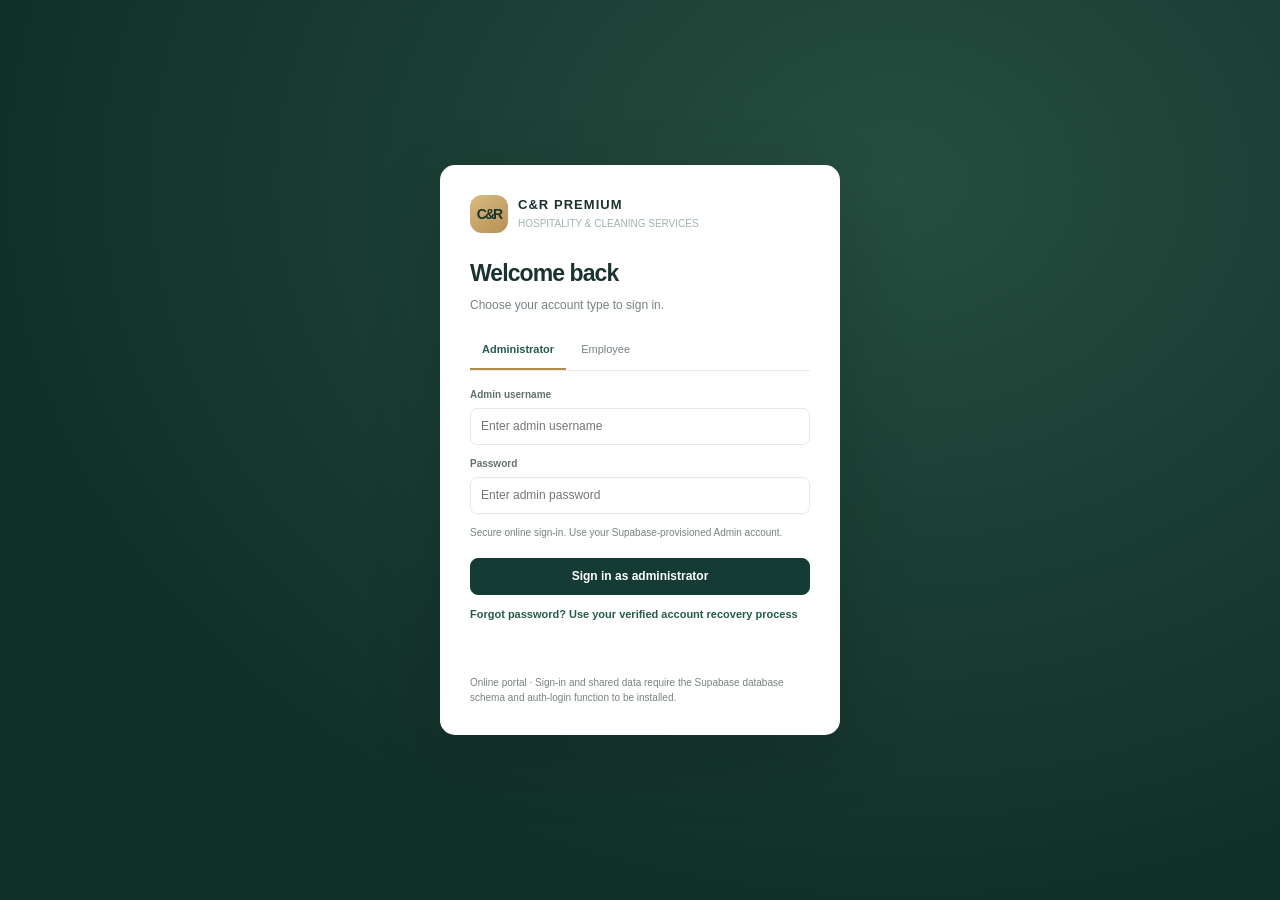
<file: index.html>
<!DOCTYPE html>
<html lang="en">
<head>
<meta charset="utf-8"><meta name="viewport" content="width=device-width,initial-scale=1"><meta name="theme-color" content="#102b26"><title>C&R Premium | Workforce Portal</title>
<style>
:root{--ink:#19332e;--muted:#77837e;--green:#153c34;--green2:#255b4e;--mint:#eaf3ee;--cream:#f5f7f4;--line:#e7ebe7;--gold:#c59c59;--white:#fff;--red:#c94e4e;--yellow:#bc8529;--shadow:0 12px 32px #19332e0c}*{box-sizing:border-box}body{margin:0;background:var(--cream);color:var(--ink);font:14px/1.45 Inter,-apple-system,BlinkMacSystemFont,"Segoe UI",sans-serif}button,input,select,textarea{font:inherit}button{cursor:pointer}.app{display:flex;min-height:100vh}.sidebar{width:242px;background:#112f29;color:#d8e5df;padding:26px 16px;display:flex;flex-direction:column;flex-shrink:0}.brand{display:flex;gap:11px;align-items:center;padding:0 10px 27px;border-bottom:1px solid #ffffff1b}.brand-mark{width:38px;height:38px;border-radius:12px;background:linear-gradient(145deg,#d8bb81,#b88f52);color:#17352f;display:grid;place-items:center;font-weight:800;letter-spacing:-2px}.brand-name{font-size:13px;font-weight:750;letter-spacing:.08em}.brand-sub{font-size:10px;color:#9eb5aa;margin-top:2px}.nav-label{font-size:9px;letter-spacing:.15em;color:#81988e;padding:23px 12px 8px;font-weight:700}.nav{display:grid;gap:4px}.nav button{border:0;text-align:left;background:transparent;color:#b4c7bd;border-radius:9px;padding:11px 12px;display:flex;align-items:center;gap:12px;font-size:13px}.nav button:hover,.nav button.active{background:#ffffff13;color:white}.nav-icon{width:17px;text-align:center;font-size:15px}.side-bottom{margin-top:auto}.side-note{padding:13px;border-radius:10px;background:#ffffff0d;color:#9db2a8;font-size:11px}.side-note strong{display:block;color:#e3ede7;margin-bottom:4px}.main{flex:1;min-width:0}.topbar{height:72px;background:#fff;border-bottom:1px solid var(--line);display:flex;align-items:center;justify-content:space-between;padding:0 36px;position:sticky;top:0;z-index:5}.crumb{font-size:12px;color:var(--muted)}.crumb strong{color:var(--ink);font-weight:650}.top-actions{display:flex;align-items:center;gap:14px}.role-select{border:1px solid var(--line);border-radius:8px;background:white;padding:8px 10px;color:var(--ink);font-size:12px}.avatar{width:34px;height:34px;display:grid;place-items:center;border-radius:50%;background:#e9f0ec;color:#265548;font-weight:700}.content{max-width:1500px;padding:29px 36px 50px;margin:auto}.page-head{display:flex;align-items:flex-start;justify-content:space-between;gap:14px;margin-bottom:24px}.eyebrow{font-size:10px;text-transform:uppercase;letter-spacing:.16em;color:#9a835a;font-weight:750;margin-bottom:6px}.page-head h1{font-size:25px;margin:0 0 5px;letter-spacing:-.04em;font-weight:700}.page-head p{margin:0;color:var(--muted);font-size:13px}.btn{min-height:36px;border:1px solid var(--line);background:#fff;border-radius:8px;padding:9px 13px;color:var(--ink);font-size:12px;font-weight:650;display:inline-flex;align-items:center;gap:7px}.btn:hover{border-color:#b9c8c0}.btn.primary{background:var(--green);border-color:var(--green);color:white}.btn.gold{background:#c49b5b;border-color:#c49b5b;color:#132f29}.btn.danger{color:var(--red)}.metrics{display:grid;grid-template-columns:repeat(4,minmax(0,1fr));gap:14px;margin-bottom:19px}.metric,.card{background:#fff;border:1px solid var(--line);border-radius:12px;box-shadow:var(--shadow)}.metric{padding:17px 18px}.metric-top{display:flex;justify-content:space-between;align-items:center;color:var(--muted);font-size:11px}.metric-icon{width:29px;height:29px;border-radius:8px;background:var(--mint);color:var(--green2);display:grid;place-items:center}.metric-value{font-size:25px;font-weight:750;letter-spacing:-.05em;margin-top:9px}.metric-foot{font-size:10px;color:var(--muted);margin-top:3px}.dash-grid{display:grid;grid-template-columns:1.5fr 1fr;gap:17px}.card{padding:18px 19px}.card-head{display:flex;justify-content:space-between;align-items:center;margin-bottom:15px}.card-head h2{font-size:14px;margin:0;font-weight:700}.card-head p{margin:3px 0 0;color:var(--muted);font-size:11px}.text-link{border:0;background:none;color:var(--green2);font-size:11px;font-weight:700}.alert-list{display:grid;gap:9px}.alert{display:flex;align-items:center;gap:11px;padding:11px;border-radius:9px;background:#fcf3f0;border:1px solid #f3ded8}.alert.warn{background:#fff8e9;border-color:#f1e5c8}.alert-dot{width:8px;height:8px;border-radius:50%;background:#c75a4d;flex:0 0 auto}.warn .alert-dot{background:#d49a35}.alert-main{flex:1;min-width:0}.alert-main strong{font-size:12px;display:block}.alert-main span{font-size:10px;color:var(--muted)}.badge{display:inline-flex;align-items:center;border-radius:30px;padding:4px 8px;font-size:10px;font-weight:700;white-space:nowrap;background:#eaf3ee;color:#28724f}.badge.red{background:#fbe9e6;color:#b54940}.badge.yellow{background:#fff4dc;color:#a2711e}.badge.gray{background:#edf0ee;color:#65716b}.badge.blue{background:#e9f0f8;color:#426b94}.badge.purple{background:#f1eafa;color:#7857a5}.table-wrap{overflow:auto;-webkit-overflow-scrolling:touch;overscroll-behavior-x:contain;touch-action:pan-x}.table{width:100%;border-collapse:collapse;min-width:670px}.table th{text-align:left;padding:10px 11px;border-bottom:1px solid var(--line);font-size:9px;text-transform:uppercase;letter-spacing:.1em;color:#89938e;font-weight:700}.table td{padding:12px 11px;border-bottom:1px solid #f0f2ef;font-size:11px;vertical-align:middle}.table tr:last-child td{border-bottom:0}.person{display:flex;align-items:center;gap:9px;min-width:155px}.person-avatar{object-fit:cover;width:31px;height:31px;border-radius:50%;display:grid;place-items:center;background:#edf3ef;color:#29594b;font-size:10px;font-weight:750}.person strong{display:block;font-size:11px}.person small{display:block;color:var(--muted);font-size:10px;margin-top:2px}.filters{display:flex;gap:8px;align-items:center;flex-wrap:wrap}.search{border:1px solid var(--line);border-radius:8px;padding:9px 11px;background:white;min-width:220px;font-size:12px}.filter{border:1px solid var(--line);border-radius:8px;background:white;padding:9px 11px;color:var(--ink);font-size:12px}.section-gap{margin-top:17px}.empty{padding:26px;text-align:center;color:var(--muted);font-size:12px}.toolbar{display:flex;justify-content:space-between;align-items:center;margin-bottom:14px;gap:10px}.table-card{padding:4px 15px 10px}.table-actions{display:flex;gap:6px}.icon-btn{border:0;border-radius:6px;padding:5px 7px;background:#f4f6f4;color:#5f7068}.settings-grid{display:grid;grid-template-columns:1fr 1fr;gap:16px}.form-card{padding:20px}.form-card h2{font-size:14px;margin:0 0 4px}.form-card>p{font-size:11px;color:var(--muted);margin:0 0 18px}.form-grid{display:grid;grid-template-columns:1fr 1fr;gap:12px}.field{display:grid;gap:5px}.field.full{grid-column:1/-1}.field label{font-size:10px;font-weight:700;color:#62726a}.field input,.field select,.field textarea{width:100%;border:1px solid #e4e9e5;border-radius:7px;padding:9px 10px;background:#fff;color:var(--ink);font-size:12px;outline:none}.field input:focus,.field select:focus,.field textarea:focus{border-color:#719184;box-shadow:0 0 0 3px #255b4e12}.field textarea{min-height:70px;resize:vertical}.form-actions{display:flex;justify-content:flex-end;gap:8px;margin-top:16px}.overlay{position:fixed;inset:0;background:#10251fa3;display:none;align-items:center;justify-content:center;padding:20px;z-index:20}.overlay.show{display:flex}.modal{width:min(900px,100%);max-height:min(90vh,900px);overflow:auto;background:white;border-radius:14px;box-shadow:0 24px 80px #10251f3b}.modal.small{width:min(600px,100%)}.modal-head{padding:19px 22px 14px;border-bottom:1px solid var(--line);display:flex;justify-content:space-between;align-items:flex-start;position:sticky;top:0;background:white;z-index:2}.modal-head h2{font-size:17px;margin:0}.modal-head p{font-size:11px;color:var(--muted);margin:4px 0 0}.close{border:0;background:#f0f3f1;width:29px;height:29px;border-radius:50%;font-size:16px;color:#59675f}.modal-body{padding:18px 22px 22px}.tabs{display:flex;gap:3px;border-bottom:1px solid var(--line);overflow:auto;margin:-2px 0 17px}.tab{white-space:nowrap;border:0;background:transparent;padding:10px 12px;color:var(--muted);font-size:11px;border-bottom:2px solid transparent}.tab.active{color:var(--green2);font-weight:750;border-color:#b28a4c}.tab-pane{display:none}.tab-pane.active{display:block}.profile-head{display:flex;align-items:center;gap:12px;margin-bottom:17px}.profile-head .person-avatar{width:43px;height:43px;font-size:13px}.profile-head strong{font-size:14px}.profile-head small{font-size:11px;color:var(--muted)}.subhead{font-size:11px;font-weight:750;color:#436254;margin:17px 0 10px}.row-items{display:grid;gap:8px}.record{border:1px solid var(--line);border-radius:8px;padding:10px 12px;display:flex;justify-content:space-between;align-items:center;gap:12px;font-size:11px}.record strong{display:block;font-size:11px}.record small{display:block;color:var(--muted);margin-top:3px}.record-right{display:flex;align-items:center;gap:6px}.toast{position:fixed;bottom:22px;right:22px;z-index:40;background:#173c34;color:white;padding:12px 16px;border-radius:9px;box-shadow:var(--shadow);font-size:12px;opacity:0;transform:translateY(10px);transition:.2s;pointer-events:none}.toast.show{opacity:1;transform:translateY(0)}.auth-screen{min-height:100vh;display:none;align-items:center;justify-content:center;padding:20px;background:radial-gradient(ellipse at 70% 20%,#254e40,#112f29 72%)}.auth-box{width:min(400px,100%);background:white;border-radius:15px;padding:30px;box-shadow:0 22px 75px #0002}.auth-brand{display:flex;align-items:center;gap:10px;margin-bottom:24px}.auth-box h1{font-size:23px;letter-spacing:-.04em;margin:0}.auth-box p{font-size:12px;color:var(--muted);margin:7px 0 20px}.auth-box .field{margin-bottom:12px}.hint{font-size:10px;color:var(--muted);margin:12px 0}.auth-box .btn{width:100%;justify-content:center;margin-top:5px}.hidden{display:none!important}.small-muted{font-size:10px;color:var(--muted)}.nowrap{white-space:nowrap}.footnote{font-size:10px;color:var(--muted);padding-top:12px}.detail-line{display:grid;grid-template-columns:130px 1fr;gap:8px;padding:7px 0;border-bottom:1px solid #f1f3f1;font-size:11px}.detail-line span:first-child{color:var(--muted)}
@media(max-width:950px){.sidebar{width:205px}.content{padding:24px}.topbar{padding:0 24px}.metrics{grid-template-columns:repeat(2,1fr)}}@media(max-width:700px){.btn,.filter,.role-select{min-height:42px}.table-wrap{margin:0 -7px;padding-bottom:5px}.admin-employee-table{min-width:0!important;width:100%}.admin-employee-table th:nth-child(n+6),.admin-employee-table td:nth-child(n+6){display:none}.admin-employee-table th:nth-child(1),.admin-employee-table td:nth-child(1){min-width:145px}.admin-employee-table th:nth-child(2),.admin-employee-table td:nth-child(2){min-width:120px}.admin-employee-table th:nth-child(3),.admin-employee-table td:nth-child(3){min-width:95px}.admin-employee-table th:nth-child(4),.admin-employee-table td:nth-child(4),.admin-employee-table th:nth-child(5),.admin-employee-table td:nth-child(5){min-width:105px}.sidebar{width:59px;padding:18px 8px}.brand{padding:0 3px 20px}.brand-mark{width:38px;height:38px;flex:0 0 auto}.brand-copy,.nav-label,.nav button span:not(.nav-icon),.side-note{display:none}.nav button{justify-content:center;padding:12px 6px}.nav-icon{font-size:17px}.topbar{height:60px;padding:0 15px}.content{padding:21px 14px 35px}.page-head{align-items:flex-start}.page-head h1{font-size:21px}.metrics{gap:9px}.metric{padding:14px}.metric-value{font-size:22px}.dash-grid,.settings-grid{grid-template-columns:1fr}.filters{width:100%}.toolbar{align-items:flex-start;flex-direction:column}.search{flex:1;min-width:0;width:100%}.page-head .btn{font-size:10px;padding:8px}.role-select{max-width:100px;padding:7px 5px;font-size:10px}.profile-head{align-items:flex-start}.form-grid{grid-template-columns:1fr 1fr}.modal-body{padding:16px}.modal-head{padding:16px}.tabs{margin:0 0 14px}.record{align-items:flex-start}}

.finance-charts{display:grid;grid-template-columns:minmax(0,1.45fr) minmax(280px,1fr);gap:16px}.chart-card{min-width:0}.finance-chart-svg{width:100%;height:auto;display:block;overflow:visible}.chart-legend{display:flex;flex-wrap:wrap;gap:10px 16px;margin:8px 0 0 48px;color:var(--muted);font-size:10px}.chart-legend span{display:inline-flex;align-items:center;gap:6px}.chart-legend i{display:inline-block;width:9px;height:9px;border-radius:3px}.method-chart{display:grid;gap:16px;padding:8px 0}.method-row{display:grid;grid-template-columns:minmax(100px,1fr) 1.15fr 20px;gap:10px;align-items:center}.method-label{display:grid;gap:3px}.method-label strong{font-size:11px}.method-label span{font-size:9px;color:var(--muted)}.method-track{height:10px;border-radius:99px;background:#eff2ef;overflow:hidden}.method-fill{height:100%;min-width:0;border-radius:inherit}.method-row>b{font-size:11px;text-align:right}
@media(max-width:900px){.finance-charts{grid-template-columns:1fr}}@media(max-width:700px){.chart-card{padding:14px}.chart-card .card-head{align-items:flex-start}.chart-legend{margin-left:0}.method-row{grid-template-columns:minmax(88px,1fr) 1fr 20px;gap:7px}.method-label span{overflow-wrap:anywhere}.finance-chart-svg{min-width:430px}.chart-card:first-child{overflow:hidden}}
</style>
<link rel="stylesheet" href="style.css">
</head>
<body>
<div id="authScreen" class="auth-screen"><section class="auth-box"><div class="auth-brand"><div class="brand-mark">C&amp;R</div><div><div class="brand-name">C&amp;R PREMIUM</div><div class="brand-sub">HOSPITALITY &amp; CLEANING SERVICES</div></div></div><h1>Welcome back</h1><p>Choose your account type to sign in.</p><div class="tabs auth-tabs"><button class="tab active" id="adminLoginTab" type="button" onclick="setLoginMode('Admin')">Administrator</button><button class="tab" id="employeeLoginTab" type="button" onclick="setLoginMode('Employee')">Employee</button></div><form id="adminLoginForm"><div class="field"><label>Admin username</label><input name="username" required placeholder="Enter admin username" autocomplete="username"></div><div class="field"><label>Password</label><input name="password" type="password" required placeholder="Enter admin password" autocomplete="current-password"></div><div class="hint">Secure online sign-in. Use your Supabase-provisioned Admin account.</div><button class="btn primary" type="submit">Sign in as administrator</button></form><form id="employeeLoginForm" class="hidden"><div class="field"><label>Employee ID</label><input name="employeeId" required placeholder="e.g. CR-1001" autocomplete="username"></div><div class="field"><label>Password</label><input name="password" required type="password" placeholder="Enter your password" autocomplete="current-password"></div><div class="hint">Use your Employee ID and the password issued by your administrator.</div><button class="btn primary" type="submit">Sign in as employee</button></form><button type="button" class="text-link" onclick="setLoginMode('Reset')" style="margin:12px 0 0;padding:0">Forgot password? Use your verified account recovery process</button><form id="resetLoginForm" class="hidden" style="margin-top:12px"><div class="field"><label>Account type</label><select name="kind" id="resetKind" onchange="updateResetIdentity()"><option>Employee</option><option>Admin</option></select></div><div class="field"><label id="resetIdentityLabel">Employee ID or admin</label><input name="account" required placeholder="Enter your account ID"></div><button class="btn primary">Send password reset email</button><button type="button" class="btn" style="margin-top:8px" onclick="setLoginMode('Admin')">Back to sign in</button><div class="hint">A reset link will be sent only if the account is active and has a verified email address.</div></form><section id="passwordRecoveryPane" class="hidden" style="margin-top:14px"><h2>Choose a new password</h2><p>Set a new password for your C&amp;R portal account.</p><form id="passwordRecoveryForm"><div class="field"><label>New password</label><input name="password" type="password" minlength="8" required autocomplete="new-password"></div><button class="btn primary">Update password</button></form><div id="recoveryMessage" class="hint"></div></section><div id="loginError" class="hint" style="color:#b54940;min-height:17px"></div><div class="footnote">Online portal · Sign-in and shared data require the Supabase database schema and auth-login function to be installed.</div></section></div>
<div class="app" id="app"><aside class="sidebar"><div class="brand"><div class="brand-mark">C&amp;R</div><div class="brand-copy"><div class="brand-name">C&amp;R PREMIUM</div><div class="brand-sub">HOSPITALITY SERVICES</div></div></div><div class="nav-label">WORKSPACE</div><nav class="nav"><button class="active" data-view="overview"><span class="nav-icon">◫</span><span>Overview</span></button><button data-view="employees"><span class="nav-icon">♙</span><span>Employees</span></button><button data-view="requests"><span class="nav-icon">▤</span><span>Requests</span></button><button data-view="payments"><span class="nav-icon">◉</span><span>Payments</span></button><button data-view="progress"><span class="nav-icon">◷</span><span>Progress tracking</span></button><button data-view="messages"><span class="nav-icon">✉</span><span>Messages</span></button></nav><div class="nav-label">MANAGEMENT</div><nav class="nav"><button data-view="finance"><span class="nav-icon">＄</span><span>Company finance</span></button><button data-view="settings"><span class="nav-icon">⚙</span><span>Admin settings</span></button></nav><div class="side-bottom"><div class="side-note"><strong>Online workspace</strong>Data is shared through the configured Supabase project.</div></div></aside>
<main class="main"><header class="topbar"><div class="crumb"><strong id="crumbCompany">C&amp;R Premium</strong> <span style="margin:0 7px;color:#c0c8c3">/</span><span id="crumbPage">Overview</span></div><div class="top-actions"><span class="badge" id="roleBadge">Admin</span><div class="avatar" id="userAvatar">AD</div><button class="btn" style="padding:7px 9px" onclick="logout()">Sign out</button></div></header><div class="content" id="content"></div></main></div>
<div class="overlay" id="modalOverlay" onclick="if(event.target===this)closeModal()"><div class="modal" id="modalBox"><div class="modal-head"><div><h2 id="modalTitle">Employee profile</h2><p id="modalSub"></p></div><button class="close" onclick="closeModal()">×</button></div><div class="modal-body" id="modalBody"></div></div></div><div id="toast" class="toast"></div>
<script>
// C&R Premium browser client. Only the project's publishable key belongs here.
const CR_SUPABASE_URL='https://rofutqriwaslrbwkcqth.supabase.co';
const CR_SUPABASE_PUBLISHABLE_KEY='sb_publishable_mOnjPjOdTTPH_UEpavx_vg_4-mZy0Kx';
const CR_SUPABASE_JWKS_URL='https://rofutqriwaslrbwkcqth.supabase.co/auth/v1/.well-known/jwks.json'; // Public verification endpoint; never use as a secret.
const CR_LOGIN_FUNCTION=CR_SUPABASE_URL+'/functions/v1/auth-login';
const CR_RECOVERY_FUNCTION=CR_SUPABASE_URL+'/functions/v1/auth-recovery';
let crSupabase=null,crCloudMode=true,crCloudBaseline=null,crCloudTimer=0,crCloudBusy=false;
async function crClient(){if(crSupabase)return crSupabase;const m=await import('https://esm.sh/@supabase/supabase-js@2');crSupabase=m.createClient(CR_SUPABASE_URL,CR_SUPABASE_PUBLISHABLE_KEY,{auth:{persistSession:true,autoRefreshToken:true,detectSessionInUrl:true}});crSupabase.auth.onAuthStateChange((event)=>{if(event==='PASSWORD_RECOVERY')setTimeout(()=>window.showCloudPasswordRecovery?.(),0)});return crSupabase}
function crDate(v){return v?String(v).slice(0,10):''}
function crEmp(r){return{id:r.employee_id,name:r.full_name,position:r.position||'',department:r.department||'',phone:r.phone||'',email:r.email||r.login_email||'',address:r.address||'',status:r.status||'Active',nationality:r.nationality||'',qid:r.qid_number||'',qidIssue:crDate(r.qid_issue),qidExpiry:crDate(r.qid_expiry),passport:r.passport_number||'',passportIssue:crDate(r.passport_issue),passportExpiry:crDate(r.passport_expiry),photo_path:r.photo_path||'',photo:'',loginBlocked:!!r.login_blocked,documents:[],user_id:r.user_id||null}}
function crRequest(r){return{id:r.client_ref||r.id,_cloudId:r.id,employeeId:r.employee_id,type:r.request_type,description:r.description||'',amountToPay:Number(r.amount_to_pay||0),date:crDate(r.created_at),status:r.status,paymentStatus:r.payment_status,paid:r.payment_status==='Paid',paidDate:crDate(r.paid_at),source:r.source||'Employee'}}
function crPayment(r){return{id:r.client_ref||r.id,_cloudId:r.id,employeeId:r.employee_id,amount:Number(r.amount||0),currency:r.currency,reason:r.reason,date:crDate(r.payment_date),method:r.method,reference:r.reference||''}}
function crProgress(r){return{id:r.client_ref||r.id,_cloudId:r.id,employeeId:r.employee_id,title:r.title,status:r.status,date:crDate(r.updated_at),completedDate:crDate(r.completed_at),updatedBy:r.updated_by_role||'Admin',requestId:r.request_id||''}}
function crMessage(r){return{id:r.client_ref||r.id,_cloudId:r.id,employeeId:r.employee_id,type:r.message_type||'Message',subject:r.subject,body:r.body,date:crDate(r.sent_at)}}
async function crQuery(q,label){const {data,error}=await q;if(error)throw new Error(label+': '+error.message);return data||[]}
async function crLoad(roleValue,empId,userId){const c=await crClient();
 const [settings,prices]=await Promise.all([crQuery(c.from('company_settings').select('*').eq('id',1),'Company settings'),crQuery(c.from('request_prices').select('*'),'Request prices')]);
 let empRows,reqs,pays,progress,docs,messages,finance,teamOpen=0;
 if(roleValue==='Admin'){
  [empRows,reqs,pays,progress,docs,messages,finance]=await Promise.all([
   crQuery(c.from('employees').select('*').order('full_name'),'Employees'),crQuery(c.from('employee_requests').select('*').order('created_at',{ascending:false}),'Requests'),crQuery(c.from('employee_payments').select('*').order('payment_date',{ascending:false}),'Payments'),crQuery(c.from('employee_progress').select('*').order('updated_at',{ascending:false}),'Progress'),crQuery(c.from('employee_documents').select('*').order('uploaded_at',{ascending:false}),'Documents'),crQuery(c.from('employee_messages').select('*').order('sent_at',{ascending:false}),'Messages'),crQuery(c.from('finance_entries').select('*').order('entry_date',{ascending:false}),'Company finance')]);
 }else{
  const [directory,teamCount,own,rr,pp,pg,dd,mm]=await Promise.all([
   c.rpc('team_directory'),c.rpc('team_open_request_count'),crQuery(c.from('employees').select('*').eq('employee_id',empId).single(),'My profile'),crQuery(c.from('employee_requests').select('*').eq('employee_id',empId).order('created_at',{ascending:false}),'My requests'),crQuery(c.from('employee_payments').select('*').eq('employee_id',empId).order('payment_date',{ascending:false}),'My payments'),crQuery(c.from('employee_progress').select('*').eq('employee_id',empId).order('updated_at',{ascending:false}),'My progress'),crQuery(c.from('employee_documents').select('*').eq('employee_id',empId).order('uploaded_at',{ascending:false}),'My documents'),crQuery(c.from('employee_messages').select('*').eq('employee_id',empId).order('sent_at',{ascending:false}),'My messages')]);
  if(directory.error)throw new Error('Team directory: '+directory.error.message);if(teamCount.error)throw new Error('Team request count: '+teamCount.error.message);teamOpen=Number(teamCount.data||0);
  const current=own.data;empRows=(directory.data||[]).map(x=>({employee_id:x.employee_id,full_name:x.full_name,position:x.position,status:'Active'}));const ix=empRows.findIndex(x=>x.employee_id===empId);if(ix>=0)empRows[ix]=current;else empRows.push(current);
  reqs=rr;pays=pp;progress=pg;docs=dd;messages=mm;finance=[];
 }
 const employees=empRows.map(crEmp);
 for(const e of employees){if(e.photo_path){try{const {data,error}=await c.storage.from('employee-documents').createSignedUrl(e.photo_path,3600);if(!error)e.photo=data.signedUrl}catch{}}}
 const reqList=reqs.map(crRequest),reqByUuid=new Map(reqList.map(r=>[r._cloudId,r.id]));
 const progressList=progress.map(r=>{const x=crProgress(r);x.requestId=reqByUuid.get(r.request_id)||'';return x});
 for(const d of docs){let e=employees.find(x=>x.id===d.employee_id);if(!e)continue;let signed='';try{const {data,error}=await c.storage.from('employee-documents').createSignedUrl(d.storage_path,3600);if(!error)signed=data.signedUrl}catch{}e.documents.push({id:d.client_ref||d.id,_cloudId:d.id,kind:d.document_type,name:d.file_name,mime:d.mime_type,data:signed,storage_path:d.storage_path,date:crDate(d.uploaded_at),source:'Employee'})}
 const co=settings[0]||{};return {company:{name:co.company_name||'C&R Premium Hospitality and Cleaning Services',address:co.address||'',phone:co.phone||'',location:co.location||''},employees,requests:reqList,payments:pays.map(crPayment),progress:progressList,messages:messages.map(crMessage),financeEntries:finance.map(r=>({id:r.client_ref||r.id,_cloudId:r.id,type:r.entry_type,description:r.description,amount:Number(r.amount_qar||0),date:crDate(r.entry_date)})),requestTypes:Object.fromEntries(prices.map(x=>[x.request_type,Number(x.amount_qar||0)])),teamOpenRequestCount:roleValue==='Employee'?teamOpen:null,security:{},_cloudUserId:userId};
}
async function crUploadDataUri(c,path,dataUri,mime){if(!dataUri||!dataUri.startsWith('data:'))return;const res=await fetch(dataUri),blob=await res.blob();const {error}=await c.storage.from('employee-documents').upload(path,blob,{upsert:true,contentType:mime||blob.type||'application/octet-stream'});if(error)throw error;return path}
async function crSync(db,roleValue,userId){const c=await crClient(),employees=db.employees||[];if(roleValue!=='Admin'){
  const prior=new Set((crCloudBaseline?.requests||[]).map(x=>x.id));
  for(const r of db.requests||[])if(r.employeeId===currentEmployeeId&&!prior.has(r.id)){const {error}=await c.from('employee_requests').insert({client_ref:r.id,employee_id:r.employeeId,request_type:r.type,description:r.description||'',amount_to_pay:Number(r.amountToPay||0),status:'Pending',payment_status:'Not paid',source:'Employee',created_by:userId});if(error)throw error}
  const own=employees.find(x=>x.id===currentEmployeeId);
  if(own?.photo?.startsWith('data:')){const path=await crUploadDataUri(c,`${own.id}/profile-${Date.now()}.jpg`,own.photo,'image/jpeg');await crSetOwnPhoto(path);own.photo_path=path;const {data}=await c.storage.from('employee-documents').createSignedUrl(path,3600);if(data)own.photo=data.signedUrl}
  for(const e of employees.filter(x=>x.id===currentEmployeeId))for(const d of e.documents||[]){let path=d.storage_path;if(d.data?.startsWith('data:')){path=path||`${e.id}/${d.id}-${String(d.name||'file').replace(/[^\w.-]/g,'_')}`;await crUploadDataUri(c,path,d.data,d.mime);d.storage_path=path}if(path){const {error}=await c.from('employee_documents').upsert({client_ref:d.id,employee_id:e.id,document_type:d.kind||'Other document',file_name:d.name||'document',storage_path:path,mime_type:d.mime||'application/octet-stream',file_size:0,uploaded_by:userId},{onConflict:'client_ref'});if(error)throw error}}
  crCloudBaseline=JSON.parse(JSON.stringify(db));return;
 }
 for(const e of employees){let photoPath=e.photo_path||null;if(e.photo?.startsWith('data:'))photoPath=await crUploadDataUri(c,`${e.id}/photo.jpg`,e.photo,'image/jpeg')||photoPath;
  const row={employee_id:e.id,user_id:e.user_id||null,login_email:e.email,full_name:e.name,position:e.position||'',department:e.department||'',phone:e.phone||'',email:e.email||'',address:e.address||'',status:e.status||'Active',nationality:e.nationality||'',qid_number:e.qid||'',qid_issue:e.qidIssue||null,qid_expiry:e.qidExpiry||null,passport_number:e.passport||'',passport_issue:e.passportIssue||null,passport_expiry:e.passportExpiry||null,photo_path:photoPath,login_blocked:!!e.loginBlocked};const {error}=await c.from('employees').upsert(row,{onConflict:'employee_id'});if(error)throw error;e.photo_path=photoPath;
 }
 const allTables=[
  ['employee_requests',db.requests||[],r=>({client_ref:r.id,employee_id:r.employeeId,request_type:r.type,description:r.description||'',amount_to_pay:Number(r.amountToPay||0),status:r.status||'Pending',payment_status:r.paid?'Paid':'Not paid',paid_at:r.paid?(r.paidDate||new Date().toISOString()):null,source:r.source||'Admin',created_by:userId})],
  ['employee_payments',db.payments||[],r=>({client_ref:r.id,employee_id:r.employeeId,amount:Number(r.amount||0),currency:r.currency||'QAR',reason:r.reason||'',payment_date:r.date||new Date().toISOString().slice(0,10),method:r.method||'Bank',reference:r.reference||'',created_by:userId})],
  ['employee_progress',db.progress||[],r=>({client_ref:r.id,employee_id:r.employeeId,request_id:(db.requests||[]).find(q=>q.id===r.requestId)?._cloudId||null,title:r.title,status:r.status||'Pending',updated_by:userId,updated_by_role:r.updatedBy||'Admin',completed_at:r.completedDate||null})],
  ['employee_messages',db.messages||[],r=>({client_ref:r.id,employee_id:r.employeeId,subject:r.subject||'',body:r.body||'',message_type:r.type||'Message',sent_by:userId})],
  ['finance_entries',db.financeEntries||[],r=>({client_ref:r.id,entry_type:r.type,description:r.description||'',amount_qar:Number(r.amount||0),entry_date:r.date||new Date().toISOString().slice(0,10),created_by:userId})]
 ];
 for(const [table,items,map] of allTables){if(items.length){const {error}=await c.from(table).upsert(items.map(map),{onConflict:'client_ref'});if(error)throw new Error(table+': '+error.message);if(table==='employee_requests'){const {data,error:readError}=await c.from(table).select('id,client_ref').in('client_ref',items.map(x=>x.id));if(readError)throw readError;const ids=new Map((data||[]).map(x=>[x.client_ref,x.id]));for(const item of items)item._cloudId=ids.get(item.id)||item._cloudId}}}
 const prices=Object.entries(db.requestTypes||{}).map(([request_type,amount_qar])=>({request_type,amount_qar:Number(amount_qar||0)}));if(prices.length){const {error}=await c.from('request_prices').upsert(prices,{onConflict:'request_type'});if(error)throw error}
 const {error}=await c.from('company_settings').upsert({id:1,company_name:db.company.name,address:db.company.address||'',phone:db.company.phone||'',location:db.company.location||''},{onConflict:'id'});if(error)throw error;
  for(const e of employees.filter(x=>x.id===currentEmployeeId))for(const d of e.documents||[]){let path=d.storage_path;if(d.data?.startsWith('data:')){path=path||`${e.id}/${d.id}-${String(d.name||'file').replace(/[^\w.-]/g,'_')}`;await crUploadDataUri(c,path,d.data,d.mime);d.storage_path=path}if(path){const {error}=await c.from('employee_documents').upsert({client_ref:d.id,employee_id:e.id,document_type:d.kind||'Other document',file_name:d.name||'document',storage_path:path,mime_type:d.mime||'application/octet-stream',file_size:0,uploaded_by:userId},{onConflict:'client_ref'});if(error)throw error}}
 crCloudBaseline=JSON.parse(JSON.stringify(db));
}
async function crSignIn(identifier,password){const res=await fetch(CR_LOGIN_FUNCTION,{method:'POST',headers:{'Content-Type':'application/json','apikey':CR_SUPABASE_PUBLISHABLE_KEY},body:JSON.stringify({identifier,password})});let body={};try{body=await res.json()}catch{}if(!res.ok)throw new Error(body.error||'Online sign-in failed.');const c=await crClient();const {data,error}=await c.auth.setSession({access_token:body.access_token,refresh_token:body.refresh_token});if(error)throw error;return body.user}
async function crSignOut(){if(crSupabase)await crSupabase.auth.signOut()}
async function crRequestReset(identifier){const res=await fetch(CR_RECOVERY_FUNCTION,{method:'POST',headers:{'Content-Type':'application/json','apikey':CR_SUPABASE_PUBLISHABLE_KEY},body:JSON.stringify({identifier})});let body={};try{body=await res.json()}catch{}if(!res.ok)throw new Error(body.error||'Could not request password reset.');return body.message}
function crSetBaseline(state){crCloudBaseline=JSON.parse(JSON.stringify(state))}
async function crSetOwnPhoto(path){const c=await crClient();const {error}=await c.rpc('set_own_employee_photo',{new_photo_path:path});if(error)throw error}
async function crSetPassword(password){const c=await crClient();const {error}=await c.auth.updateUser({password});if(error)throw error}
async function crRestoreSession(){const c=await crClient();if(location.hash.includes('type=recovery'))return null;const {data,error}=await c.auth.getSession();if(error)throw error;if(!data.session)return null;const {data:p,error:pe}=await c.from('profiles').select('role,employee_id,active').eq('user_id',data.session.user.id).single();if(pe||!p?.active)throw pe||new Error('This portal account is inactive.');return {role:p.role==='admin'?'Admin':'Employee',employeeId:p.employee_id,userId:data.session.user.id}}
async function crDeleteDocument(id,path){const c=await crClient();const {error}=await c.from('employee_documents').delete().eq('client_ref',id);if(error)throw error;if(path){const {error:storageError}=await c.storage.from('employee-documents').remove([path]);if(storageError)throw storageError}}
async function crDelete(type,id){const tables={requests:'employee_requests',payments:'employee_payments',progress:'employee_progress',messages:'employee_messages',financeEntries:'finance_entries'};if(!tables[type])return;const c=await crClient();const {error}=await c.from(tables[type]).delete().eq('client_ref',id);if(error)throw error}
async function crScheduleSync(){if(!crCloudMode||!window.currentCloudUser)return;clearTimeout(crCloudTimer);crCloudTimer=setTimeout(async()=>{if(crCloudBusy){crCloudTimer=setTimeout(()=>crScheduleSync(),500);return}crCloudBusy=true;try{await crSync(db,role,window.currentCloudUser.userId);toast('Changes synchronized online.')}catch(e){console.error(e);toast('Online save failed: '+e.message)}finally{crCloudBusy=false}},350)}
window.CrCloud={url:CR_SUPABASE_URL,signIn:crSignIn,signOut:crSignOut,load:crLoad,restore:crRestoreSession,setPassword:crSetPassword,requestReset:crRequestReset,delete:crDelete,deleteDocument:crDeleteDocument,setBaseline:crSetBaseline,schedule:crScheduleSync};
</script>
<script>
const SEED={company:{name:'C&R Premium Hospitality and Cleaning Services',address:'',phone:'',location:''},employees:[],requests:[],payments:[],progress:[],messages:[],requestTypes:{},financeEntries:[],security:{}}
let db=JSON.parse(JSON.stringify(SEED));db.requestTypes=db.requestTypes||{'Annual leave':0,'Uniform request':100,'Document renewal':250,'Other request':0};db.messages=db.messages||[];db.security=db.security||{};db.financeEntries=db.financeEntries||[];db.employees.forEach(e=>{e.photo=e.photo||'';e.documents=e.documents||[];e.loginBlocked=!!e.loginBlocked});db.requests.forEach(r=>{r.amountToPay=Number(r.amountToPay??db.requestTypes[r.type]??0);r.paid=!!r.paid});let role='Admin',currentEmployeeId=null,currentView='overview',employeeTab='basic',employeePhotoDraft='';const $=s=>document.querySelector(s);const esc=s=>String(s??'').replace(/[&<>"']/g,c=>({'&':'&amp;','<':'&lt;','>':'&gt;','"':'&quot;',"'":'&#39;'}[c]));function save(){if(crCloudMode){CrCloud.schedule();return}localStorage.setItem('cr-premium-db',JSON.stringify(db))}function initials(n){return (n||'').split(/\s+/).slice(0,2).map(x=>x[0]).join('').toUpperCase()}function employee(id){return db.employees.find(e=>e.id===id)||{name:'Unknown',id}}function fmtDate(d){if(!d)return'—';return new Date(d+'T00:00:00').toLocaleDateString('en-GB',{day:'2-digit',month:'short',year:'numeric'})}function dateDiff(d){return Math.ceil((new Date(d+'T00:00:00')-new Date(new Date().toDateString()))/86400000)}function expiryStatus(d,days){if(!d)return'gray';let n=dateDiff(d);return n<0?'red':n<=days?'yellow':'green'}function statusBadge(s){let c={Completed:'green',Active:'green','Under Process':'blue',Pending:'yellow','On Hold':'purple',Rejected:'red','On Leave':'gray',Inactive:'gray'}[s]||'gray';return`<span class="badge ${c}">${esc(s||'—')}</span>`}function expiryBadge(d,days,label){let c=expiryStatus(d,days);let t=c==='red'?'Expired':c==='yellow'?`Expires in ${dateDiff(d)}d`:'Valid';return`<span class="badge ${c==='green'?'':c}">${label?esc(label)+': ':''}${t}</span>`}function persistRender(){save();render()}function toast(m){let t=$('#toast');t.textContent=m;t.classList.add('show');setTimeout(()=>t.classList.remove('show'),2400)}function setView(v){currentView=v;document.querySelectorAll('.nav button').forEach(b=>b.classList.toggle('active',b.dataset.view===v));render()}document.querySelectorAll('.nav button').forEach(b=>b.onclick=()=>setView(b.dataset.view));function showLogin(){$('#authScreen').style.display='flex';$('#app').classList.add('hidden')}function setLoginMode(r){$('#loginError').textContent='';let reset=r==='Reset';$('#adminLoginTab').classList.toggle('active',r==='Admin');$('#employeeLoginTab').classList.toggle('active',r==='Employee');$('#adminLoginForm').classList.toggle('hidden',r!=='Admin');$('#employeeLoginForm').classList.toggle('hidden',r!=='Employee');$('#resetLoginForm').classList.toggle('hidden',!reset);$('#adminLoginTab').classList.toggle('hidden',reset);$('#employeeLoginTab').classList.toggle('hidden',reset)}function updateResetIdentity(){let admin=$('#resetKind').value==='Admin';$('#resetIdentityLabel').textContent=admin?'Admin username':'Employee ID';$('#resetLoginForm [name="account"]').placeholder=admin?'admin':'e.g. CR-1001'}function logout(){currentEmployeeId=null;role='Admin';currentView='overview';$('#app').classList.add('hidden');$('#authScreen').style.display='flex';setLoginMode('Admin')}
function render(){if(!db)return;$('#crumbCompany').textContent=db.company.name.split(' ').slice(0,2).join(' ');$('#crumbPage').textContent={overview:'Overview',employees:'Employees',requests:'Requests',payments:'Payments',progress:'Progress tracking',messages:'Messages',finance:'Company finance',settings:'Admin settings'}[currentView]||'Overview';let c=$('#content');if(role==='Employee'&&!currentEmployeeId){c.innerHTML='<div class="empty">Choose an employee identity from your profile.</div>';return}c.innerHTML=({overview:overviewPage,employees:employeesPage,requests:requestsPage,payments:paymentsPage,progress:progressPage,messages:messagesPage,finance:financePage,settings:settingsPage}[currentView]||overviewPage)()}
function head(title,sub,button=''){return`<div class="page-head"><div><div class="eyebrow">C&amp;R PREMIUM · WORKFORCE</div><h1>${title}</h1><p>${sub}</p></div>${button}</div>`}function overviewPage(){if(role==='Employee'){let e=employee(currentEmployeeId),open=db.requests.filter(r=>!['Completed','Rejected'].includes(r.status)).length,mine=db.requests.filter(r=>r.employeeId===currentEmployeeId),due=mine.filter(r=>!['Completed','Rejected'].includes(r.status)).reduce((a,r)=>a+Number(r.amountToPay||0),0),paid=db.payments.filter(p=>p.employeeId===currentEmployeeId).reduce((a,p)=>a+Number(p.amount||0),0);return`${head(`Welcome, ${esc(e.name)}`,'Your employee portal · team overview and your personal account totals.',`<button class="btn primary" onclick="openProfile('${e.id}')">My profile &amp; settings</button>`)}<div class="metrics"><div class="metric"><div class="metric-top">Employees <span class="metric-icon">♙</span></div><div class="metric-value">${db.employees.length}</div><div class="metric-foot">People on the team</div></div><div class="metric"><div class="metric-top">Open requests (team) <span class="metric-icon">▤</span></div><div class="metric-value">${open}</div><div class="metric-foot">Open requests across all employees</div></div><div class="metric"><div class="metric-top">Your payments recorded <span class="metric-icon">◉</span></div><div class="metric-value">QAR ${paid.toLocaleString()}</div><div class="metric-foot">Payments linked to your account only</div></div><div class="metric"><div class="metric-top">Your request amount due <span class="metric-icon">◷</span></div><div class="metric-value">QAR ${due.toLocaleString()}</div><div class="metric-foot">Open requests linked to your account only</div></div></div><div class="dash-grid"><section class="card"><div class="card-head"><div><h2>Team directory</h2><p>Names and professions only</p></div><button class="text-link" onclick="setView('employees')">View team →</button></div><div class="row-items">${db.employees.slice(0,6).map(x=>`<div class="record"><div class="person">${x.photo?`<img class="person-avatar" src="${x.photo}" alt="">`:`<div class="person-avatar">${initials(x.name)}</div>`}<div><strong>${esc(x.name)}</strong><small>${esc(x.position)}</small></div></div></div>`).join('')}</div></section><section class="card"><div class="card-head"><div><h2>Your notifications</h2><p>Messages from your administrator</p></div><button class="text-link" onclick="setView('messages')">Open inbox →</button></div>${db.messages.filter(m=>m.employeeId===currentEmployeeId).slice(0,4).map(m=>`<div class="record"><div><strong>${esc(m.subject)}</strong><small>${esc(m.body)} · ${fmtDate(m.date)}</small></div></div>`).join('')||'<div class="empty">No messages yet.</div>'}</section></div><section class="card section-gap"><div class="card-head"><div><h2>Your recent requests</h2><p>Only your own request and payment details are shown.</p></div><button class="text-link" onclick="setView('requests')">My requests →</button></div><div class="row-items">${mine.slice(0,5).map(r=>`<div class="record"><div><strong>${esc(r.type)} · QAR ${Number(r.amountToPay||0).toLocaleString()}</strong><small>${esc(r.description||'')} · ${fmtDate(r.date)}</small></div>${statusBadge(r.status)}</div>`).join('')||'<div class="empty">No requests yet.</div>'}</div></section>`}let alerts=[];db.employees.forEach(e=>{[['QID',e.qidExpiry,30],['Passport',e.passportExpiry,60]].forEach(([type,d,lim])=>{let st=expiryStatus(d,lim);if(st==='red'||st==='yellow')alerts.push({e,type,d,st})})});alerts.sort((a,b)=>dateDiff(a.d)-dateDiff(b.d));let open=db.requests.filter(x=>!['Completed','Rejected'].includes(x.status)).length,paid=db.payments.filter(x=>x.currency==='QAR').reduce((s,x)=>s+Number(x.amount||0),0);return`${head('Good day, Admin','Here’s what’s happening across your workforce today.','<button class="btn primary" onclick="openEmployee()">＋ Add employee</button>')}<div class="metrics"><div class="metric"><div class="metric-top">Total employees <span class="metric-icon">♙</span></div><div class="metric-value">${db.employees.length}</div><div class="metric-foot">${db.employees.filter(e=>e.status==='Active').length} active team members</div></div><div class="metric"><div class="metric-top">Open requests <span class="metric-icon">▤</span></div><div class="metric-value">${open}</div><div class="metric-foot">Awaiting action or in progress</div></div><div class="metric"><div class="metric-top">QAR payments tracked <span class="metric-icon">◉</span></div><div class="metric-value">QAR ${paid.toLocaleString()}</div><div class="metric-foot">Across recorded payments</div></div><div class="metric"><div class="metric-top">Document alerts <span class="metric-icon">⚑</span></div><div class="metric-value">${alerts.length}</div><div class="metric-foot">${alerts.filter(a=>a.st==='red').length} expired · ${alerts.filter(a=>a.st==='yellow').length} expiring soon</div></div></div><div class="dash-grid"><section class="card"><div class="card-head"><div><h2>Document expiry alerts</h2><p>QID alerts within 30 days · passport alerts within 60 days</p></div><button class="text-link" onclick="setView('employees')">View employees →</button></div><div class="alert-list">${alerts.length?alerts.slice(0,6).map(a=>`<div class="alert ${a.st==='yellow'?'warn':''}"><span class="alert-dot"></span><div class="alert-main"><strong>${esc(a.e.name)} · ${a.type}</strong><span>${a.st==='red'?'Expired':`Expires ${fmtDate(a.d)}`}</span></div>${expiryBadge(a.d,a.type==='QID'?30:60)}</div>`).join(''):'<div class="empty">All employee documents are currently in date.</div>'}</div></section><section class="card"><div class="card-head"><div><h2>Recent requests</h2><p>Latest employee and admin activity</p></div><button class="text-link" onclick="setView('requests')">All requests →</button></div><div class="row-items">${db.requests.slice(0,4).map(r=>`<div class="record"><div><strong>${esc(r.type)} <span class="small-muted">${esc(r.id)}</span></strong><small>${esc(employee(r.employeeId).name)} · ${fmtDate(r.date)}</small></div>${statusBadge(r.status)}</div>`).join('')}</div></section></div><section class="card section-gap"><div class="card-head"><div><h2>Employee directory</h2><p>Quick view of your team</p></div><button class="text-link" onclick="setView('employees')">Open directory →</button></div><div class="table-wrap">${employeeTable(db.employees)}</div></section><section class="card section-gap"><div class="card-head"><div><h2>All employee payments</h2><p>Complete payment ledger across the workforce</p></div><button class="text-link" onclick="setView('payments')">Open payment records →</button></div><div class="table-wrap">${paymentTable(db.payments)}</div></section>`}
function employeeTable(list){if(role==='Employee')return`<table class="table"><thead><tr><th>Employee</th><th>Profession</th></tr></thead><tbody>${list.map(e=>`<tr><td><div class="person">${e.photo?`<img class="person-avatar" src="${e.photo}" alt="">`:`<div class="person-avatar">${initials(e.name)}</div>`}<div><strong>${esc(e.name)}</strong></div></div></td><td>${esc(e.position)}</td></tr>`).join('')||'<tr><td colspan="2" class="empty">No employees found.</td></tr>'}</tbody></table>`;return`<table class="table admin-employee-table"><thead><tr><th>Employee</th><th>QID number</th><th>Nationality</th><th>Requests</th><th>Payments made</th><th>Department</th><th>Phone</th><th>QID expiry</th><th>Passport expiry</th><th>Status</th><th></th></tr></thead><tbody>${list.map(e=>{let reqs=db.requests.filter(r=>r.employeeId===e.id),pays=db.payments.filter(x=>x.employeeId===e.id),sumByCurrency={};pays.forEach(p=>sumByCurrency[p.currency]=(sumByCurrency[p.currency]||0)+Number(p.amount||0));let paySummary=Object.entries(sumByCurrency).map(([c,n])=>`${c} ${n.toLocaleString()}`).join(' · ')||'—';return`<tr><td><div class="person">${e.photo?`<img class="person-avatar" src="${e.photo}" alt="">`:`<div class="person-avatar">${initials(e.name)}</div>`}<div><strong>${esc(e.name)}</strong><small>${esc(e.id)} · ${esc(e.position)}</small></div></div></td><td class="nowrap">${esc(e.qid||'—')}</td><td>${esc(e.nationality||'—')}</td><td><button class="text-link" onclick="openProfile('${e.id}','requests')">${reqs.length} request${reqs.length===1?'':'s'}</button></td><td class="nowrap"><button class="text-link" onclick="openProfile('${e.id}','payments')">${esc(paySummary)}</button></td><td>${esc(e.department)}</td><td>${esc(e.phone)}</td><td>${expiryBadge(e.qidExpiry,30)}</td><td>${expiryBadge(e.passportExpiry,60)}</td><td>${role==='Admin'?`<select class="filter" onchange="setEmployeeStatus('${e.id}',this.value)">${['Active','On Leave','Inactive'].map(v=>`<option ${e.status===v?'selected':''}>${v}</option>`).join('')}</select>`:statusBadge(e.status)}</td><td><button class="icon-btn" onclick="openProfile('${e.id}')">View ↗</button></td></tr>`}).join('')||'<tr><td colspan="11" class="empty">No employees found.</td></tr>'}</tbody></table>`}
function employeesPage(){let list=db.employees;return`${head(role==='Employee'?'Team directory':'Employee directory',role==='Employee'?'Team members: names and professions only.':'Manage employee profiles, documents, and team status.',role==='Admin'?'<button class="btn primary" onclick="openEmployee()">＋ Add employee</button>':'')}<div class="toolbar">${role==='Admin'?`<div class="filters"><input class="search" id="empSearch" placeholder="Search name, ID, department..." oninput="filterEmployees()"><select class="filter" id="empDept" onchange="filterEmployees()"><option value="">All departments</option>${[...new Set(db.employees.map(e=>e.department).filter(Boolean))].map(x=>`<option>${esc(x)}</option>`).join('')}</select><select class="filter" id="empStatus" onchange="filterEmployees()"><option value="">All statuses</option><option>Active</option><option>On Leave</option><option>Inactive</option></select></div>`:`<strong>${db.employees.length} employees</strong>`}<span class="small-muted">${list.length} team members</span></div><section class="card table-card"><div class="table-wrap"><div id="employeeTable">${employeeTable(list)}</div></div></section>`}function filterEmployees(){let q=$('#empSearch')?.value.toLowerCase()||'',d=$('#empDept')?.value||'',s=$('#empStatus')?.value||'';let list=db.employees.filter(e=>(!q||[e.name,e.id,e.department,e.position].some(v=>(v||'').toLowerCase().includes(q)))&&(!d||e.department===d)&&(!s||e.status===s));$('#employeeTable').innerHTML=employeeTable(list)}
function requestsPage(){let list=db.requests.filter(r=>role==='Admin'||r.employeeId===currentEmployeeId);return`${head('Requests','A shared queue for staff requests and follow-up.',`<button class="btn primary" onclick="openRequest()">＋ New request</button>`)}<div class="toolbar"><div class="filters"><input class="search" id="reqSearch" placeholder="Search requests..." oninput="filterTable('requests')"><select class="filter" id="reqStatus" onchange="filterTable('requests')"><option value="">All statuses</option>${['Pending','Under Process','On Hold','Completed','Rejected'].map(x=>`<option>${x}</option>`).join('')}</select></div><span class="small-muted">${list.length} requests</span></div><section class="card table-card"><div class="table-wrap" id="requestsTable">${requestTable(list)}</div></section>`}function requestTable(list){return`<table class="table"><thead><tr><th>Request</th><th>Employee</th><th>Type</th><th>Amount</th><th>Date</th><th>Status</th><th>Payment</th><th>Source</th><th></th></tr></thead><tbody>${list.map(r=>`<tr><td><strong>${esc(r.id)}</strong><div class="small-muted">${esc(r.description)}</div></td><td>${esc(employee(r.employeeId).name)}</td><td>${esc(r.type)}</td><td>QAR ${Number(r.amountToPay||0).toLocaleString()}</td><td>${fmtDate(r.date)}</td><td>${role==='Admin'?`<select class="filter" onchange="setRequestStatus('${r.id}',this.value)">${['Pending','Under Process','On Hold','Completed','Rejected'].map(x=>`<option ${r.status===x?'selected':''}>${x}</option>`).join('')}</select>`:statusBadge(r.status)}</td><td>${role==='Admin'?`<select class="filter" onchange="setRequestPaid('${r.id}',this.value)"><option value="false" ${!r.paid?'selected':''}>Not paid</option><option value="true" ${r.paid?'selected':''}>Paid</option></select>`:`<span class="badge ${r.paid?'':'yellow'}">${r.paid?'Paid':'Not paid'}</span>`}</td><td>${sourceBadge(r.source)}</td><td><button class="icon-btn" onclick="editRequest('${r.id}')">${role==='Admin'?'Edit':'View'}</button></td></tr>`).join('')||'<tr><td colspan="9" class="empty">No requests yet.</td></tr>'}</tbody></table>`}
function sourceBadge(s){return`<span class="badge ${s==='Employee'?'blue':''}">${esc(s||'Admin')}</span>`}
function paymentsPage(){let list=db.payments.filter(x=>role==='Admin'||x.employeeId===currentEmployeeId),sum=list.reduce((a,x)=>a+(x.currency==='QAR'?Number(x.amount):0),0),due=role==='Employee'?db.requests.filter(r=>r.employeeId===currentEmployeeId&&!['Completed','Rejected'].includes(r.status)).reduce((a,r)=>a+Number(r.amountToPay||0),0):0;return`${head('Payments','Payment records, allowances, and reimbursements.',role==='Admin'?'<button class="btn primary" onclick="openPayment()">＋ Record payment</button>':'')}<div class="metrics" style="grid-template-columns:repeat(2,minmax(0,1fr));max-width:510px"><div class="metric"><div class="metric-top">QAR total</div><div class="metric-value">QAR ${sum.toLocaleString()}</div></div><div class="metric"><div class="metric-top">Recorded payments</div><div class="metric-value">${list.length}</div></div>${role==='Employee'?`<div class="metric"><div class="metric-top">Your request amount due</div><div class="metric-value">QAR ${due.toLocaleString()}</div></div>`:''}</div><div class="toolbar"><span class="small-muted">${role==='Admin'?'Admin-managed payment ledger':'Your payment history'}</span><input class="search" id="paySearch" placeholder="Search payments..." oninput="filterTable('payments')"></div><section class="card table-card"><div class="table-wrap" id="paymentsTable">${paymentTable(list)}</div></section>${role==='Employee'?'<p class="footnote">Payment records are view-only. Contact an administrator if you have a question.</p>':''}`}function paymentTable(list){return`<table class="table"><thead><tr><th>Payment</th><th>Employee</th><th>Reason</th><th>Date</th><th>Amount</th><th>Method / reference</th>${role==='Admin'?'<th></th>':''}</tr></thead><tbody>${list.map(p=>`<tr><td><strong>${esc(p.id)}</strong></td><td>${esc(employee(p.employeeId).name)}</td><td>${esc(p.reason)}</td><td>${fmtDate(p.date)}</td><td><strong>${esc(p.currency)} ${Number(p.amount).toLocaleString()}</strong></td><td>${esc(p.method)}<div class="small-muted">${esc(p.reference||'—')}</div></td>${role==='Admin'?`<td><button class="icon-btn" onclick="editPayment('${p.id}')">Edit</button> <button class="icon-btn" onclick="deleteRecord('payments','${p.id}')">×</button></td>`:''}</tr>`).join('')||`<tr><td colspan="${role==='Admin'?7:6}" class="empty">No payment records.</td></tr>`}</tbody></table>`}
function progressPage(){let list=db.progress.filter(p=>role==='Admin'||p.employeeId===currentEmployeeId);return`${head('Progress tracking','Track tasks and employee workflows from request to completion.',role==='Admin'?'<button class="btn primary" onclick="openProgress()">＋ Add progress</button>':'')}<div class="toolbar"><div class="filters"><input class="search" id="progSearch" placeholder="Search progress..." oninput="filterTable('progress')"><select class="filter" id="progStatus" onchange="filterTable('progress')"><option value="">All statuses</option>${['Under Process','Pending','On Hold','Rejected','Completed'].map(x=>`<option>${x}</option>`).join('')}</select></div><span class="small-muted">${list.length} tracked items</span></div><section class="card table-card"><div class="table-wrap" id="progressTable">${progressTable(list)}</div></section><p class="footnote">Employees can update only progress items they created. Admins can manage all progress records.</p>`}function progressTable(list){return`<table class="table"><thead><tr><th>Progress item</th><th>Employee</th><th>Related request</th><th>Status</th><th>Updated</th><th>Completed date</th><th>Source</th><th></th></tr></thead><tbody>${list.map(p=>`<tr><td><strong>${esc(p.title)}</strong><div class="small-muted">${esc(p.id)}</div></td><td>${esc(employee(p.employeeId).name)}</td><td>${esc(p.requestId||'—')}</td><td>${statusBadge(p.status)}</td><td>${fmtDate(p.date)}</td><td>${p.status==='Completed'?fmtDate(p.completedDate||p.date):'—'}</td><td>${sourceBadge(p.updatedBy)}</td><td><button class="icon-btn" onclick="editProgress('${p.id}')">Edit</button>${role==='Admin'?` <button class="icon-btn" onclick="deleteRecord('progress','${p.id}')">×</button>`:''}</td></tr>`).join('')||'<tr><td colspan="8" class="empty">No progress records.</td></tr>'}</tbody></table>`}
function messagesPage(){let items=role==='Admin'?db.messages:db.messages.filter(m=>m.employeeId===currentEmployeeId);return`${head(role==='Admin'?'Employee messages':'Your messages',role==='Admin'?'Send a direct notification or message to an employee.':'Messages and notifications from your administrator.',role==='Admin'?'<button class="btn primary" onclick="openMessage()">＋ Send message</button>':'')}<div class="row-items">${items.slice().reverse().map(m=>`<section class="card"><div class="card-head"><div><h2>${esc(m.subject)}</h2><p>${role==='Admin'?'To '+esc(employee(m.employeeId).name)+' · ':''}${fmtDate(m.date)}</p></div><span class="badge">${esc(m.type||'Message')}</span></div><div>${esc(m.body)}</div></section>`).join('')||'<section class="card empty">No messages yet.</section>'}</div>`}function openMessage(){if(role!=='Admin')return;openModal('Send employee message','Send privately to one employee or choose All employees to broadcast.',`<form id="messageForm"><div class="form-grid"><div class="field"><label>Send to employee</label><select name="employeeId"><option value="__ALL__">All employees · Broadcast</option>${db.employees.map(e=>`<option value="${e.id}">${esc(e.name)} · ${e.id}</option>`).join('')}</select></div><div class="field"><label>Message type</label><select name="type"><option>Notification</option><option>Message</option></select></div><div class="field full"><label>Subject</label><input name="subject" required></div><div class="field full"><label>Message</label><textarea name="body" required></textarea></div></div><div class="form-actions"><button type="button" class="btn" onclick="closeModal()">Cancel</button><button class="btn primary">Send message</button></div></form>`,true);$('#messageForm').onsubmit=ev=>{ev.preventDefault();let x=Object.fromEntries(new FormData(ev.currentTarget)),date=new Date().toISOString().slice(0,10),stamp=Date.now();if(x.employeeId==='__ALL__'){db.employees.forEach((e,i)=>db.messages.push({...x,employeeId:e.id,broadcast:true,date,id:'MSG-'+stamp+'-'+i}))}else db.messages.push({...x,broadcast:false,date,id:'MSG-'+stamp});save();closeModal();render();toast(x.employeeId==='__ALL__'?`Broadcast sent to ${db.employees.length} employees`:'Message sent')}}
function csvEscape(v){let x=String(v??'');if(/^[=+@\-\t\r]/.test(x))x="'"+x;return'"'+x.replace(/"/g,'""')+'"'}function downloadCSV(name,rows){let text='\ufeff'+rows.map(r=>r.map(csvEscape).join(',')).join('\r\n'),blob=new Blob([text],{type:'text/csv;charset=utf-8'}),a=document.createElement('a');a.href=URL.createObjectURL(blob);a.download=name;document.body.append(a);a.click();a.remove();setTimeout(()=>URL.revokeObjectURL(a.href),1000)}function exportRows(type){if(type==='budget'){let rows=[['Company budget report',db.company.name],['Generated',new Date().toLocaleString()],[],['Date','Activity type','Description','Amount (QAR)']],entries=[...db.financeEntries.map(x=>[x.date,x.kind,x.description,Number(x.amount)]),...db.requests.filter(r=>r.paid).map(r=>[r.paidDate||r.date,'Request payment',`${r.id} · ${employee(r.employeeId).name}`,Number(r.amountToPay||0)])];entries.sort((a,b)=>String(a[0]).localeCompare(String(b[0])));rows.push(...entries);let revenue=db.requests.filter(r=>r.paid).reduce((a,r)=>a+Number(r.amountToPay||0),0),added=db.financeEntries.filter(x=>x.kind==='Budget added').reduce((a,x)=>a+Number(x.amount),0),spent=db.financeEntries.filter(x=>x.kind==='Expense').reduce((a,x)=>a+Number(x.amount),0);rows.push([],['Summary','Amount (QAR)'],['Budget added',added],['Confirmed request revenue',revenue],['Expenses',spent],['Available budget',added+revenue-spent],['Profit',revenue-spent]);return{title:'Company Budget Report',headers:rows[3],rows}}let rows=[['Employee payment report',db.company.name],['Generated',new Date().toLocaleString()],[],['Payment ID','Employee ID','Employee name','Position','Reason','Date','Amount','Currency','Method','Reference']];db.payments.forEach(x=>rows.push([x.id,x.employeeId,employee(x.employeeId).name,employee(x.employeeId).position,x.reason,x.date,Number(x.amount),x.currency,x.method,x.reference||'']));return{title:'Employee Payment Report',headers:rows[3],rows}}function exportReport(type,format){if(role!=='Admin')return;let report=exportRows(type),base=type==='budget'?'company-budget-report':'employee-payment-report';if(format==='csv'){downloadCSV('cr-'+base+'.csv',report.rows);toast('Excel-compatible report downloaded');return}let cols=report.headers||[],body=report.rows.slice(4).map(r=>`<tr>${r.map(v=>`<td>${esc(v)}</td>`).join('')}</tr>`).join(''),summary=type==='budget'?`<h2>Financial summary</h2><p>Available budget: QAR ${ (db.financeEntries.filter(x=>x.kind==='Budget added').reduce((a,x)=>a+Number(x.amount),0)+db.requests.filter(r=>r.paid).reduce((a,r)=>a+Number(r.amountToPay||0),0)-db.financeEntries.filter(x=>x.kind==='Expense').reduce((a,x)=>a+Number(x.amount),0)).toLocaleString()} · Profit: QAR ${(db.requests.filter(r=>r.paid).reduce((a,r)=>a+Number(r.amountToPay||0),0)-db.financeEntries.filter(x=>x.kind==='Expense').reduce((a,x)=>a+Number(x.amount),0)).toLocaleString()}</p>`:'';let w=window.open('','_blank');if(!w){toast('Allow pop-ups to print or save this report as PDF.');return}w.document.write(`<!doctype html><html><head><title>${report.title}</title><meta name="viewport" content="width=device-width,initial-scale=1"><style>@page{size:A4 landscape;margin:14mm}body{font:12px Arial,sans-serif;color:#182c27;margin:20px}h1{font-size:22px;margin:0 0 6px}p{color:#66746d}.meta{font-size:11px;margin-bottom:18px}table{border-collapse:collapse;width:100%;font-size:10px}th,td{border:1px solid #cfd8d1;padding:6px;text-align:left}th{background:#eaf1ec}tr:nth-child(even){background:#f7f9f7}h2{font-size:15px;margin-top:18px}@media print{button{display:none}}</style></head><body><h1>${report.title}</h1><div class="meta">${esc(db.company.name)} · Generated ${esc(new Date().toLocaleString())}</div>${summary}<table><thead><tr>${cols.map(v=>`<th>${esc(v)}</th>`).join('')}</tr></thead><tbody>${body}</tbody></table><script>window.onload=()=>setTimeout(()=>window.print(),300)<\/script></body></html>`);w.document.close()}function financeTrendChart(){let today=new Date(),months=Array.from({length:6},(_,i)=>new Date(today.getFullYear(),today.getMonth()-5+i,1)),labels=months.map(d=>d.toLocaleDateString('en',{month:'short'})),keys=months.map(d=>`${d.getFullYear()}-${String(d.getMonth()+1).padStart(2,'0')}`),sets=[{name:'Budget added',color:'#c49b5b',values:keys.map(k=>0)},{name:'Request payments',color:'#397b61',values:keys.map(k=>0)},{name:'Expenses',color:'#c65a4c',values:keys.map(k=>0)}];db.financeEntries.forEach(x=>{let i=keys.indexOf(String(x.date||'').slice(0,7));if(i<0)return;let set=sets.find(z=>z.name===x.kind);if(set)set.values[i]+=Number(x.amount||0)});db.requests.filter(r=>r.paid).forEach(r=>{let i=keys.indexOf(String(r.paidDate||r.date||'').slice(0,7));if(i>=0)sets[1].values[i]+=Number(r.amountToPay||0)});let max=Math.max(1,...sets.flatMap(x=>x.values)),axis=Math.ceil(max/4),ceiling=axis*4,W=720,H=270,L=54,R=15,T=18,B=50,plotW=W-L-R,plotH=H-T-B,group=plotW/6,bw=Math.min(18,group/5),colors=sets.map(x=>x.color);let grid=Array.from({length:5},(_,i)=>{let v=ceiling*(4-i)/4,y=T+plotH*i/4;return`<line x1="${L}" y1="${y}" x2="${W-R}" y2="${y}" stroke="#e7ebe7"/><text x="${L-8}" y="${y+4}" text-anchor="end" fill="#77837e" font-size="10">${Math.round(v).toLocaleString()}</text>`}).join('');let bars=labels.map((lab,i)=>{let x0=L+i*group+group/2-1.5*bw-4;let rects=sets.map((set,j)=>{let value=set.values[i],h=value/ceiling*plotH,x=x0+j*(bw+4),y=T+plotH-h;return`<rect x="${x}" y="${y}" width="${bw}" height="${Math.max(0,h)}" rx="3" fill="${set.color}"><title>${esc(set.name)} ${esc(lab)}: QAR ${value.toLocaleString()}</title></rect>`}).join('');return`${rects}<text x="${L+i*group+group/2}" y="${T+plotH+22}" text-anchor="middle" fill="#77837e" font-size="11">${lab}</text>`}).join('');return`<svg class="finance-chart-svg" viewBox="0 0 ${W} ${H}" role="img" aria-label="Six month company budget trend in QAR"><title>Company budget trends over the last six months</title>${grid}${bars}</svg><div class="chart-legend">${sets.map(x=>`<span><i style="background:${x.color}"></i>${x.name}</span>`).join('')}</div>`}function paymentMethodChart(){let methods=[...new Set(['Cash','Bank','Check','Card',...db.payments.map(x=>x.method).filter(Boolean)])],counts=methods.map(m=>db.payments.filter(p=>p.method===m).length),max=Math.max(1,...counts),colors=['#255b4e','#c49b5b','#769a8a','#b15c50','#8d79ae'];if(!db.payments.length)return'<div class="empty">No payment transactions to chart yet.</div>';return`<div class="method-chart">${methods.map((m,i)=>{let items=db.payments.filter(p=>p.method===m),currencyTotals={};items.forEach(x=>currencyTotals[x.currency]=(currencyTotals[x.currency]||0)+Number(x.amount||0));let totals=Object.entries(currencyTotals).map(([c,n])=>`${c} ${n.toLocaleString()}`).join(' · ');return`<div class="method-row"><div class="method-label"><strong>${esc(m)}</strong><span>${items.length} payment${items.length===1?'':'s'} · ${esc(totals||'—')}</span></div><div class="method-track"><div class="method-fill" style="width:${Math.max(items.length?5:0,items.length/max*100)}%;background:${colors[i%colors.length]}"></div></div><b>${items.length}</b></div>`}).join('')}</div>`}function financePage(){if(role!=='Admin')return`${head('Company finance','This section is available to administrators only.')}<section class="card empty">Admin-only finance</section>`;let paid=db.requests.filter(r=>r.paid).reduce((a,r)=>a+Number(r.amountToPay||0),0),topups=db.financeEntries.filter(x=>x.kind==='Budget added').reduce((a,x)=>a+Number(x.amount),0),expenses=db.financeEntries.filter(x=>x.kind==='Expense').reduce((a,x)=>a+Number(x.amount),0),cash=topups+paid-expenses,profit=paid-expenses;return`${head('Company finance','Track budget additions, expenses, and confirmed employee request payments.',`<button class="btn primary" onclick="openFinanceEntry('Budget added')">＋ Add budget</button> <button class="btn" onclick="openFinanceEntry('Expense')">＋ Record expense</button>`)}<div class="metrics"><div class="metric"><div class="metric-top">Available company budget</div><div class="metric-value">QAR ${cash.toLocaleString()}</div><div class="metric-foot">Budget added + confirmed requests − expenses</div></div><div class="metric"><div class="metric-top">Confirmed request revenue</div><div class="metric-value">QAR ${paid.toLocaleString()}</div><div class="metric-foot">Paid requests only</div></div><div class="metric"><div class="metric-top">Company expenses</div><div class="metric-value">QAR ${expenses.toLocaleString()}</div></div><div class="metric"><div class="metric-top">Total profit</div><div class="metric-value">QAR ${profit.toLocaleString()}</div><div class="metric-foot">Confirmed request revenue − expenses</div></div></div><div class="finance-charts section-gap"><section class="card chart-card"><div class="card-head"><div><h2>Budget trends</h2><p>Monthly budget additions, confirmed request payments, and expenses · last 6 months (QAR)</p></div></div>${financeTrendChart()}</section><section class="card chart-card"><div class="card-head"><div><h2>Payment breakdown</h2><p>Recorded employee payments by method · count and currency totals</p></div></div>${paymentMethodChart()}</section></div><section class="card table-card section-gap"><div class="card-head"><div><h2>Company budget activity</h2><p>Paid employee requests are included as revenue</p></div><div class="filters"><button class="btn" onclick="exportReport('budget','csv')">Export Excel (CSV)</button><button class="btn" onclick="exportReport('budget','pdf')">Print / Save PDF</button></div></div><div class="table-wrap"><table class="table"><thead><tr><th>Date</th><th>Type</th><th>Description</th><th>Amount</th></tr></thead><tbody>${db.financeEntries.slice().reverse().map(x=>`<tr><td>${fmtDate(x.date)}</td><td>${statusBadge(x.kind)}</td><td>${esc(x.description)}</td><td>QAR ${Number(x.amount).toLocaleString()}</td></tr>`).join('')}${db.requests.filter(r=>r.paid).map(r=>`<tr><td>${fmtDate(r.paidDate||r.date)}</td><td>${statusBadge('Completed')}</td><td>Request payment · ${esc(r.id)} · ${esc(employee(r.employeeId).name)}</td><td>QAR ${Number(r.amountToPay||0).toLocaleString()}</td></tr>`).join('')||''}</tbody></table></div></section><section class="card table-card section-gap"><div class="card-head"><div><h2>Employee payment report</h2><p>All employee payment entries across currencies</p></div><div class="filters"><button class="btn" onclick="exportReport('payments','csv')">Export Excel (CSV)</button><button class="btn" onclick="exportReport('payments','pdf')">Print / Save PDF</button></div></div><div class="table-wrap">${paymentTable(db.payments)}</div></section><p class="footnote">CSV files open in Excel and other spreadsheet apps. For PDF, choose “Save as PDF” in the browser print dialog.</p>`}function openFinanceEntry(kind){if(role!=='Admin')return;openModal(kind==='Expense'?'Record company expense':'Add company budget', 'Amounts are in QAR.',`<form id="financeForm"><div class="form-grid"><div class="field"><label>Amount (QAR)</label><input type="number" min="0.01" step="0.01" name="amount" required></div><div class="field"><label>Date</label><input type="date" name="date" value="${new Date().toISOString().slice(0,10)}" required></div><div class="field full"><label>Description</label><input name="description" required placeholder="e.g. Initial operating budget"></div></div><div class="form-actions"><button type="button" class="btn" onclick="closeModal()">Cancel</button><button class="btn primary">Save ${kind.toLowerCase()}</button></div></form>`,true);$('#financeForm').onsubmit=ev=>{ev.preventDefault();let x=Object.fromEntries(new FormData(ev.currentTarget));db.financeEntries.push({...x,kind,id:'FIN-'+Date.now()});save();closeModal();render();toast('Finance entry saved')}}function saveAdminRecoveryPhrase(ev){ev.preventDefault();db.security.adminRecoveryPhrase=new FormData(ev.currentTarget).get('phrase');save();toast('Admin recovery phrase updated')}function settingsPage(){if(role!=='Admin')return`${head('Admin settings','This section is only available to administrators.')}<section class="card empty">Admin-only settings</section>`;return`${head('Admin settings','Manage company details and workspace preferences.')}<div class="settings-grid"><section class="card form-card"><h2>Company profile</h2><p>These details appear across your workspace.</p><form id="companyForm"><div class="form-grid"><div class="field full"><label>Company name</label><input name="name" required value="${esc(db.company.name)}"></div><div class="field full"><label>Address</label><input name="address" value="${esc(db.company.address)}"></div><div class="field"><label>Contact number</label><input name="phone" value="${esc(db.company.phone)}"></div><div class="field"><label>Location</label><input name="location" value="${esc(db.company.location)}"></div></div><div class="form-actions"><button class="btn primary">Save company details</button></div></form></section><section class="card form-card"><h2>Request pricing</h2><p>Set the QAR amount employees will see before they submit each request type.</p><form id="pricingForm"><div id="priceRows">${Object.entries(db.requestTypes).map(([name,amount],i)=>`<div class="form-grid" style="margin-bottom:9px"><div class="field"><label>Request type</label><input name="type_${i}" value="${esc(name)}" required></div><div class="field"><label>Amount (QAR)</label><input name="price_${i}" type="number" min="0" step="0.01" value="${Number(amount)}" required></div></div>`).join('')}</div><button type="button" class="btn" onclick="addPriceRow()">＋ Add request type</button><div class="form-actions"><button class="btn primary">Save request prices</button></div></form></section><section class="card form-card"><h2>Workspace &amp; data</h2><p>This standalone website works offline and stores records in this browser.</p><div class="detail-line"><span>Storage</span><strong>Browser local storage</strong></div><div class="detail-line"><span>Employees</span><strong>${db.employees.length} records</strong></div><div class="detail-line"><span>Last saved</span><strong>Automatically on change</strong></div><div class="subhead">Backup / restore</div><p>Export a JSON backup to keep a copy of your records, or import a previous C&amp;R backup.</p><div class="form-actions" style="justify-content:flex-start"><button class="btn" onclick="exportBackup()">↓ Export backup</button><label class="btn" for="backupInput">↑ Import backup</label><input id="backupInput" type="file" accept="application/json,.json" class="hidden" onchange="importBackup(event)"></div><div class="subhead">Employee access</div><div class="small-muted">Sign-in: Employee ID + password. First-use default is the last four digits of the employee phone number. Employees can change their password in Profile Settings.</div><p class="footnote">Security note: this is a standalone, local-only demo. Browser storage is not encrypted or shared between devices. Do not use it to store real passwords or sensitive identity documents without a secure backend.</p></section><section class="card form-card"><h2>Admin account recovery</h2><p>Set a private phrase for resetting the administrator password from the login screen.</p><form onsubmit="saveAdminRecoveryPhrase(event)"><div class="field"><label>Admin recovery phrase</label><input name="phrase" minlength="4" value="${esc(db.security.adminRecoveryPhrase||'')}" required></div><div class="form-actions"><button class="btn primary">Save recovery phrase</button></div></form></section><section class="card form-card"><h2>Access control</h2><p>Role permissions are selected during sign-in. Sign out to change accounts.</p><div class="detail-line"><span>Current role</span><strong>${esc(role)}</strong></div><div class="detail-line"><span>Signed-in user</span><strong>${role==='Admin'?'Administrator':esc(employee(currentEmployeeId).name)}</strong></div><div class="form-actions"><button class="btn" onclick="logout()">Sign out</button></div></section><section class="card form-card" style="grid-column:1/-1"><h2>Employee access · login details &amp; files</h2><p>Admin view of every employee account, profile details, login status, and uploaded document files.</p><div class="row-items">${db.employees.map(e=>`<div class="record"><div><strong>${esc(e.name)} · ${esc(e.id)}</strong><small>${esc(e.position)} · ${esc(e.department)} · ${esc(e.phone)} · ${esc(e.email||'No email')} · Password: ${esc(e.password||'Not set')} · ${e.documents?.length||0} uploaded files · ${e.loginBlocked?'Login blocked':'Login enabled'}</small></div><div class="record-right"><button class="btn" onclick="openProfile('${e.id}','login')">Login details</button><button class="btn" onclick="openProfile('${e.id}','docs')">Documents</button></div></div>`).join('')||'<div class="empty">No employees yet.</div>'}</div></section></div>`}
document.addEventListener('submit',e=>{if(e.target.id==='companyForm'){e.preventDefault();if(role!=='Admin')return;db.company=Object.fromEntries(new FormData(e.target));save();toast('Company settings saved.');render()}else if(e.target.id==='pricingForm'){e.preventDefault();if(role!=='Admin')return;let f=new FormData(e.target),next={};for(let k of f.keys())if(k.startsWith('type_')){let i=k.slice(5),name=String(f.get(k)).trim();if(name)next[name]=Math.max(0,Number(f.get('price_'+i)||0))}if(Object.keys(next).length){db.requestTypes=next;save();toast('Request prices saved.');render()}}});function addPriceRow(){let host=$('#priceRows'),i=host.children.length;host.insertAdjacentHTML('beforeend',`<div class="form-grid" style="margin-bottom:9px"><div class="field"><label>Request type</label><input name="type_${i}" placeholder="e.g. Transport request" required></div><div class="field"><label>Amount (QAR)</label><input name="price_${i}" type="number" min="0" step="0.01" value="0" required></div></div>`) }function filterTable(type){let q=($('#'+({requests:'reqSearch',payments:'paySearch',progress:'progSearch'}[type])?.value||'').toLowerCase()),s=$('#'+({requests:'reqStatus',progress:'progStatus'}[type])?.value||'');if(type==='requests'){let a=db.requests.filter(x=>(role==='Admin'||x.employeeId===currentEmployeeId)&&(!q||[x.id,x.type,x.description,employee(x.employeeId).name].join(' ').toLowerCase().includes(q))&&(!s||x.status===s));$('#requestsTable').innerHTML=requestTable(a)}if(type==='payments'){let a=db.payments.filter(x=>(role==='Admin'||x.employeeId===currentEmployeeId)&&(!q||[x.id,x.reason,employee(x.employeeId).name,x.reference].join(' ').toLowerCase().includes(q)));$('#paymentsTable').innerHTML=paymentTable(a)}if(type==='progress'){let a=db.progress.filter(x=>(role==='Admin'||x.employeeId===currentEmployeeId)&&(!q||[x.title,x.id,employee(x.employeeId).name,x.requestId].join(' ').toLowerCase().includes(q))&&(!s||x.status===s));$('#progressTable').innerHTML=progressTable(a)}}
function openModal(title,sub,body,small=false){$('#modalTitle').textContent=title;$('#modalSub').textContent=sub||'';$('#modalBody').innerHTML=body;$('#modalBox').classList.toggle('small',small);$('#modalOverlay').classList.add('show')}function closeModal(){$('#modalOverlay').classList.remove('show')}function openEmployee(id=null){if(role!=='Admin')return;let e=id?employee(id):{};employeePhotoDraft=e.photo||'';openModal(id?'Edit employee':'Add employee',id||'Employee profile and document details',`<form id="employeeForm"><div class="tabs">${[['basic','Basic info'],['docs','QID & passport']].map(([k,n])=>`<button type="button" class="tab ${employeeTab===k?'active':''}" onclick="selectEmployeeTab('${k}')">${n}</button>`).join('')}</div><div class="tab-pane active" id="empBasic"><div class="form-grid"><div class="field"><label>Employee ID</label><input name="id" value="${esc(e.id||nextId())}" required ${crCloudMode&&id?'readonly title="Employee IDs cannot be changed after online account provisioning"':''}></div><div class="field full"><label>Employee photo</label><input id="employeePhotoFile" type="file" accept="image/*" onchange="handleEmployeePhoto(event)" style="padding:7px"><small class="small-muted">Upload a JPG, PNG, or WebP portrait. Stored locally in this browser.</small><div id="employeePhotoPreview" class="person-avatar" style="width:64px;height:64px">${employeePhotoDraft?`<img src="${employeePhotoDraft}" alt="" style="width:100%;height:100%;object-fit:cover;border-radius:50%">`:initials(e.name||'C&R')}</div></div><div class="field"><label>Full name</label><input name="name" value="${esc(e.name||'')}" required></div><div class="field"><label>Position</label><input name="position" value="${esc(e.position||'')}" required></div><div class="field"><label>Department</label><input name="department" value="${esc(e.department||'')}" placeholder="Housekeeping, Hospitality..." required></div><div class="field"><label>Phone</label><input name="phone" value="${esc(e.phone||'')}" required></div><div class="field"><label>Email</label><input name="email" type="email" value="${esc(e.email||'')}" ${crCloudMode?'required':''} ${crCloudMode&&e.user_id?'readonly title="Update the Auth email using the secure account process"':''}></div><div class="field full"><label>Address</label><input name="address" value="${esc(e.address||'')}"></div><div class="field"><label>Status</label><select name="status">${['Active','On Leave','Inactive'].map(x=>`<option ${e.status===x?'selected':''}>${x}</option>`).join('')}</select></div><div class="field"><label>Nationality</label><input name="nationality" value="${esc(e.nationality||'')}" placeholder="Nationality"></div></div></div><div class="tab-pane" id="empDocs"><div class="subhead">QID details</div><div class="form-grid"><div class="field"><label>QID number</label><input name="qid" value="${esc(e.qid||'')}"></div><div class="field"><label>QID status</label><select name="qidStatus"><option>Valid</option><option>Renewal in progress</option><option>Expired</option></select></div><div class="field"><label>Issue date</label><input name="qidIssue" type="date" value="${esc(e.qidIssue||'')}"></div><div class="field"><label>Expiry date</label><input name="qidExpiry" type="date" value="${esc(e.qidExpiry||'')}"></div></div><div class="subhead">Passport details</div><div class="form-grid"><div class="field"><label>Passport number</label><input name="passport" value="${esc(e.passport||'')}"></div><div class="field"><label>Passport status</label><select name="passportStatus"><option>Valid</option><option>Renewal in progress</option><option>Expired</option></select></div><div class="field"><label>Issue date</label><input name="passportIssue" type="date" value="${esc(e.passportIssue||'')}"></div><div class="field"><label>Expiry date</label><input name="passportExpiry" type="date" value="${esc(e.passportExpiry||'')}"></div><div class="field"><label>Nationality</label><input name="nationality" value="${esc(e.nationality||'')}"></div></div><div class="footnote">Expiry badges are calculated automatically from the expiry date (QID: 30 days; passport: 60 days).</div></div><div class="form-actions"><button type="button" class="btn" onclick="closeModal()">Cancel</button><button class="btn primary">Save employee</button></div></form>`,false);$('#employeeForm').onsubmit=ev=>{ev.preventDefault();let x=Object.fromEntries(new FormData(ev.currentTarget));let old=id?employee(id):null;if(old&&x.id!==old.id&&db.employees.some(z=>z.id===x.id&&z!==old)){toast('That Employee ID is already in use.');return}let n={...old,...x,id:x.id,photo:employeePhotoDraft,password:old?.password||String(x.phone).replace(/\D/g,'').slice(-4),progress:old?.progress||[],requests:old?.requests||[]};if(old){let oldId=old.id;db.employees[db.employees.indexOf(old)]=n;if(oldId!==n.id){['requests','payments','progress','messages'].forEach(k=>db[k].forEach(z=>{if(z.employeeId===oldId)z.employeeId=n.id}))}}else db.employees.unshift(n);save();closeModal();render();toast(id?'Employee updated':'Employee added')};selectEmployeeTab(employeeTab)}function handleEmployeePhoto(ev){let f=ev.target.files?.[0];if(!f)return;imageData(f,data=>{employeePhotoDraft=data;let p=$('#employeePhotoPreview');if(p)p.innerHTML=`<img src="${data}" alt="" style="width:100%;height:100%;object-fit:cover;border-radius:50%">`})}function imageData(file,cb){if(!file.type.startsWith('image/'))return toast('Please choose an image file.');let reader=new FileReader();reader.onload=()=>{let img=new Image();img.onload=()=>{let c=document.createElement('canvas'),scale=Math.min(1,600/Math.max(img.width,img.height));c.width=Math.max(1,Math.round(img.width*scale));c.height=Math.max(1,Math.round(img.height*scale));c.getContext('2d').drawImage(img,0,0,c.width,c.height);cb(c.toDataURL('image/jpeg',.78))};img.src=reader.result};reader.readAsDataURL(file)}function updateOwnPhoto(ev,id){let f=ev.target.files?.[0];if(!f||role!=='Employee'||id!==currentEmployeeId)return;imageData(f,data=>{employee(id).photo=data;save();profileTab(id,'basic');render();toast('Profile photo updated')})}function profileAvatar(e){return e.photo?`<img class="person-avatar" src="${e.photo}" alt="${esc(e.name)}">`:`<div class="person-avatar">${initials(e.name)}</div>`}function selectEmployeeTab(t){employeeTab=t;document.querySelectorAll('#modalBody .tab').forEach(b=>b.classList.toggle('active',b.textContent.toLowerCase().includes(t==='basic'?'basic':'qid')));document.querySelectorAll('#modalBody .tab-pane').forEach(p=>p.classList.remove('active'));$('#emp'+(t==='basic'?'Basic':'Docs'))?.classList.add('active')}function nextId(){let max=Math.max(1000,...db.employees.map(e=>Number((e.id||'').replace(/\D/g,''))||0));return`CR-${max+1}`}
function openProfile(id,tab='basic'){let e=employee(id);employeeTab=tab;let editable=role==='Admin';let records=db.requests.filter(x=>x.employeeId===id),pays=db.payments.filter(x=>x.employeeId===id),prog=db.progress.filter(x=>x.employeeId===id);openModal(e.name,`${e.id} · ${e.position}`,`<div class="profile-head">${profileAvatar(e)}<div><strong>${esc(e.name)}</strong><br><small>${esc(e.department)} · ${statusBadge(e.status)}</small></div><div style="margin-left:auto">${editable?`<button class="btn" onclick="closeModal();openEmployee('${id}')">Edit profile</button>`:''}</div></div><div class="tabs">${[['basic','Basic info'],['docs','QID & passport'],['requests','Requests'],['payments','Payments'],['progress','Progress'],['login','Login details']].map(([k,n])=>`<button class="tab ${tab===k?'active':''} ${k==='login'&&role!=='Admin'?'hidden':''}" onclick="profileTab('${id}','${k}')">${n}</button>`).join('')}</div><div id="profilePane">${profileTabContent(e,tab,records,pays,prog)}</div>`);}
function profileTab(id,t){let e=employee(id);employeeTab=t;document.querySelectorAll('#modalBody .tab').forEach(b=>b.classList.toggle('active',b.textContent.toLowerCase().startsWith(t==='docs'?'qid':t)));$('#profilePane').innerHTML=profileTabContent(e,t,db.requests.filter(x=>x.employeeId===id),db.payments.filter(x=>x.employeeId===id),db.progress.filter(x=>x.employeeId===id))}
function uploadEmployeeDocument(ev,id){let file=ev.target.files?.[0];if(!file)return;if(role!=='Employee'&&role!=='Admin')return;if(role==='Employee'&&id!==currentEmployeeId)return;if(file.size>3*1024*1024){toast('Choose a file under 3 MB.');ev.target.value='';return}let kind=$('#documentKind')?.value||'Other document';readDocument(file,data=>{let e=employee(id);e.documents=e.documents||[];e.documents.push({id:'DOC-'+Date.now(),kind,name:file.name,mime:file.type,data,date:new Date().toISOString().slice(0,10),source:role});save();profileTab(id,'docs');toast('Document uploaded')})}function readDocument(file,cb){let reader=new FileReader();reader.onload=()=>cb(reader.result);reader.onerror=()=>toast('Could not read that file.');reader.readAsDataURL(file)}function replaceEmployeeDocument(ev,id,docId){let file=ev.target.files?.[0];if(!file)return;if(role==='Employee'&&id!==currentEmployeeId)return;if(role!=='Admin'&&role!=='Employee')return;if(file.size>3*1024*1024){toast('Choose a file under 3 MB.');ev.target.value='';return}readDocument(file,data=>{let d=(employee(id).documents||[]).find(x=>x.id===docId);if(!d)return;d.name=file.name;d.mime=file.type;d.data=data;d.date=new Date().toISOString().slice(0,10);d.source=role;save();profileTab(id,'docs');toast('Document replaced')})}function editEmployeeDocument(id,docId){if(role==='Employee'&&id!==currentEmployeeId)return;let d=(employee(id).documents||[]).find(x=>x.id===docId);if(!d)return;let kind=prompt('Edit document type',d.kind||'Other document');if(kind===null)return;let name=prompt('Edit document name',d.name||'Document');if(name===null)return;d.kind=kind.trim()||'Other document';d.name=name.trim()||d.name;save();profileTab(id,'docs');toast('Document details updated')}async function deleteEmployeeDocument(id,docId){if(role==='Employee'&&id!==currentEmployeeId)return;if(role!=='Admin'&&role!=='Employee')return;if(!confirm('Delete this uploaded document?'))return;let e=employee(id),d=(e.documents||[]).find(x=>x.id===docId);if(!d)return;try{await CrCloud.deleteDocument(docId,d.storage_path);e.documents=e.documents.filter(x=>x.id!==docId);profileTab(id,'docs');toast('Document deleted online')}catch(err){toast('Document delete failed: '+err.message)}}function requestEmployeeDocument(id){if(role!=='Admin')return;let kind=prompt('Which document should the employee provide? (e.g. QID copy, passport copy)');if(!kind)return;db.messages.push({id:'MSG-'+Date.now(),employeeId:id,type:'Document request',subject:'Document required: '+kind,body:`Please upload the following document to your profile: ${kind}.`,date:new Date().toISOString().slice(0,10)});save();toast('Document request sent');profileTab(id,'docs')}function documentList(e){let docs=e.documents||[],canManage=role==='Admin'||(role==='Employee'&&e.id===currentEmployeeId);return docs.length?`<div class="row-items">${docs.map(d=>`<div class="record"><div><strong>${esc(d.kind)} · ${esc(d.name)}</strong><small>Uploaded ${fmtDate(d.date)} by ${esc(d.source||'Employee')}</small></div><div class="record-right"><a class="btn" href="${d.data}" download="${esc(d.name)}" target="_blank">View / download</a>${canManage?`<button class="btn" onclick="editEmployeeDocument('${e.id}','${d.id}')">Edit details</button><label class="btn" style="cursor:pointer">Replace file<input type="file" accept="image/*,application/pdf" class="hidden" onchange="replaceEmployeeDocument(event,'${e.id}','${d.id}')"></label><button class="btn danger" onclick="deleteEmployeeDocument('${e.id}','${d.id}')">Delete</button>`:''}</div></div>`).join('')}</div>`:'<div class="empty">No uploaded documents yet.</div>'}function profileTabContent(e,t,requests,pays,prog){if(t==='basic')return`${role==='Employee'&&e.id===currentEmployeeId?`<div class="profile-head">${profileAvatar(e)}<div><strong>Your profile photo</strong><br><small>Upload or replace your profile picture</small></div><label class="btn" for="ownPhotoFile">Upload image</label><input id="ownPhotoFile" type="file" accept="image/*" class="hidden" onchange="updateOwnPhoto(event,'${e.id}')"></div>`:''}<div class="detail-line"><span>Employee ID</span><strong>${esc(e.id)}</strong></div><div class="detail-line"><span>Position</span><strong>${esc(e.position)}</strong></div><div class="detail-line"><span>Department</span><strong>${esc(e.department)}</strong></div><div class="detail-line"><span>Phone</span><strong>${esc(e.phone)}</strong></div><div class="detail-line"><span>Email</span><strong>${esc(e.email||'—')}</strong></div><div class="detail-line"><span>Address</span><strong>${esc(e.address||'—')}</strong></div><div class="detail-line"><span>Status</span><strong>${statusBadge(e.status)}</strong></div>${role==='Employee'&&e.id===currentEmployeeId?`<div class="subhead">Profile settings · Change password</div><form onsubmit="changePassword(event,'${e.id}')"><div class="form-grid"><div class="field"><label>Current password</label><input name="old" type="password" required></div><div class="field"><label>New password</label><input name="next" type="password" minlength="4" required></div></div><div class="form-actions"><button class="btn primary">Update password</button></div></form><form onsubmit="saveEmployeePhrase(event,'${e.id}')" style="margin-top:14px"><div class="field"><label>Recovery phrase</label><input name="phrase" minlength="4" value="${esc(e.recoveryPhrase||'')}" placeholder="Set a private phrase for password recovery" required></div><div class="form-actions"><button class="btn">Save recovery phrase</button></div></form>`:''}`;if(t==='docs')return`<div class="subhead">QID details ${expiryBadge(e.qidExpiry,30)}</div><div class="detail-line"><span>Number</span><strong>${esc(e.qid||'—')}</strong></div><div class="detail-line"><span>Issue date</span><strong>${fmtDate(e.qidIssue)}</strong></div><div class="detail-line"><span>Expiry date</span><strong>${fmtDate(e.qidExpiry)}</strong></div><div class="subhead">Passport details ${expiryBadge(e.passportExpiry,60)}</div><div class="detail-line"><span>Number</span><strong>${esc(e.passport||'—')}</strong></div><div class="detail-line"><span>Issue date</span><strong>${fmtDate(e.passportIssue)}</strong></div><div class="detail-line"><span>Expiry date</span><strong>${fmtDate(e.passportExpiry)}</strong></div><div class="detail-line"><span>Nationality</span><strong>${esc(e.nationality||'—')}</strong></div><div class="subhead">Uploaded documents</div>${documentList(e)}<div class="form-grid" style="margin-top:12px"><div class="field"><label>Document type</label><select id="documentKind"><option>QID copy</option><option>Passport copy</option><option>Other document</option></select></div><div class="field"><label>Choose image or PDF (max 3 MB)</label><input type="file" accept="image/*,application/pdf" onchange="uploadEmployeeDocument(event,'${e.id}')"></div></div>${role==='Admin'?`<div class="form-actions"><button class="btn" onclick="requestEmployeeDocument('${e.id}')">＋ Request a document</button></div>`:''}`;if(t==='requests')return`<div class="row-items">${requests.map(r=>`<div class="record"><div><strong>${esc(r.type)} · ${esc(r.id)}</strong><small>${esc(r.description)} · ${fmtDate(r.date)} · ${sourceBadge(r.source)}</small></div>${statusBadge(r.status)}</div>`).join('')||'<div class="empty">No requests.</div>'}</div>${role==='Admin'?`<div class="form-actions"><button class="btn" onclick="openRequest('${e.id}')">＋ New request</button></div>`:''}`;if(t==='payments')return`<div class="row-items">${pays.map(p=>`<div class="record"><div><strong>${esc(p.reason)}</strong><small>${esc(p.id)} · ${fmtDate(p.date)} · ${esc(p.method)}</small></div><strong>${esc(p.currency)} ${Number(p.amount).toLocaleString()}</strong></div>`).join('')||'<div class="empty">No payments.</div>'}</div><div class="subhead">Running total by currency</div>${['QAR','USD'].map(c=>`<div class="detail-line"><span>${c}</span><strong>${c} ${pays.filter(p=>p.currency===c).reduce((a,p)=>a+Number(p.amount||0),0).toLocaleString()}</strong></div>`).join('')}${role==='Admin'?`<div class="form-actions"><button class="btn" onclick="openPayment('${e.id}')">＋ Record payment</button></div>`:''}`;if(t==='progress')return`<div class="row-items">${prog.map(p=>`<div class="record"><div><strong>${esc(p.title)}</strong><small>${esc(p.id)} · Updated ${fmtDate(p.date)} by ${esc(p.updatedBy)}${p.requestId?' · '+esc(p.requestId):''}</small>${p.status==='Completed'?`<small>Completed ${fmtDate(p.completedDate||p.date)}</small>`:''}</div>${statusBadge(p.status)}</div>`).join('')||'<div class="empty">No progress items.</div>'}</div>${role==='Admin'?`<div class="form-actions"><button class="btn" onclick="openProgress('${e.id}')">＋ Add progress</button></div>`:''}`;if(t==='login'){if(role!=='Admin')return'<div class="empty">Login details are only visible to administrators.</div>';return`<div class="detail-line"><span>Employee ID</span><strong>${esc(e.id)}</strong></div><div class="detail-line"><span>Current password</span><strong>${esc(e.password||'Not set')}</strong></div><div class="detail-line"><span>Recovery phrase</span><strong>${esc(e.recoveryPhrase||'Not set')}</strong></div><label class="field" style="display:flex;align-items:center;gap:9px;margin:12px 0"><input type="checkbox" ${e.loginBlocked?'checked':''} onchange="setEmployeeBlocked('${e.id}',this.checked)" style="width:auto"> Block employee login</label><p class="footnote">For local demo use only. In a production portal, passwords must be securely hashed and never displayed.</p><form onsubmit="setEmployeePassword(event,'${e.id}')"><div class="field"><label>Set new password</label><input name="password" required minlength="4"></div><div class="field"><label>Set recovery phrase</label><input name="phrase" minlength="4" value="${esc(e.recoveryPhrase||'')}"></div><div class="form-actions"><button class="btn primary">Save login details</button></div></form>`}return''}
function changePassword(ev,id){ev.preventDefault();let f=new FormData(ev.currentTarget),e=employee(id);if(f.get('old')!==e.password){toast('Current password does not match.');return}e.password=f.get('next');save();toast('Password updated.');profileTab(id,'basic')}function setEmployeePassword(ev,id){ev.preventDefault();let f=new FormData(ev.currentTarget),e=employee(id);let pass=f.get('password');if(pass)e.password=pass;let phrase=f.get('phrase');if(phrase)e.recoveryPhrase=phrase;save();toast('Employee login details updated.');profileTab(id,'login')}function saveEmployeePhrase(ev,id){ev.preventDefault();employee(id).recoveryPhrase=new FormData(ev.currentTarget).get('phrase');save();toast('Recovery phrase saved.');profileTab(id,'basic')}
function setRequestPaid(id,value){if(role!=='Admin')return;let r=db.requests.find(x=>x.id===id);if(!r)return;r.paid=value==='true';r.paidDate=r.paid?new Date().toISOString().slice(0,10):'';save();toast(r.paid?'Request payment confirmed':'Marked not paid');render()}function setRequestStatus(id,value){if(role!=='Admin')return;let r=db.requests.find(x=>x.id===id);if(!r)return;r.status=value;save();render();toast('Request status updated')}function setEmployeeStatus(id,value){if(role!=='Admin')return;let e=employee(id);e.status=value;save();render();toast('Employee status updated')}function setEmployeeBlocked(id,value){if(role!=='Admin')return;employee(id).loginBlocked=!!value;save();toast(value?'Employee login blocked':'Employee login restored');profileTab(id,'login')}
function requestForm(id=null){let r=id?db.requests.find(x=>x.id===id):null;let selected=r?.type||Object.keys(db.requestTypes)[0]||'';return`<form id="requestForm"><div class="form-grid"><div class="field"><label>Employee</label><select name="employeeId" ${role==='Employee'?'disabled':''}>${db.employees.filter(e=>role==='Admin'||e.id===currentEmployeeId).map(e=>`<option value="${e.id}" ${(r?.employeeId||id||currentEmployeeId)===e.id?'selected':''}>${esc(e.name)} (${e.id})</option>`).join('')}</select></div><div class="field"><label>Request type</label><select name="type" id="requestType" required onchange="updateRequestPrice()">${Object.keys(db.requestTypes).map(x=>`<option ${selected===x?'selected':''}>${esc(x)}</option>`).join('')}</select></div><div class="field"><label>Amount to pay</label><div class="detail-line" style="background:#f4f7f4;padding:10px;border:1px solid #e4e9e5;border-radius:7px"><strong id="requestPrice">QAR ${Number(db.requestTypes[selected]||0).toLocaleString()}</strong><span></span></div><input type="hidden" name="amountToPay" id="requestAmount" value="${Number(db.requestTypes[selected]||0)}"></div><div class="field"><label>Status</label><select name="status" ${role==='Employee'?'disabled':''}>${['Pending','Under Process','On Hold','Completed','Rejected'].map(s=>`<option ${(r?.status||'Pending')===s?'selected':''}>${s}</option>`).join('')}</select></div><div class="field"><label>Date</label><input type="date" name="date" value="${esc(r?.date||new Date().toISOString().slice(0,10))}" required></div><div class="field full"><label>Description</label><textarea name="description">${esc(r?.description||'')}</textarea></div></div><div class="footnote">${role==='Employee'?'Request fees are set by the administrator and shown before you submit.':'Prices can be edited under Admin settings → Request pricing.'}</div><div class="form-actions"><button type="button" class="btn" onclick="closeModal()">Cancel</button><button class="btn primary">${r?'Save request':'Submit request'}</button></div></form>`}function updateRequestPrice(){let n=$('#requestType').value,amt=Number(db.requestTypes[n]||0);$('#requestAmount').value=amt;$('#requestPrice').textContent=`QAR ${amt.toLocaleString()}`}
function openRequest(employeeId=null){if(role!=='Admin'&&role!=='Employee')return;let r=employeeId&&typeof employeeId==='string'&&employeeId.startsWith('REQ-')?db.requests.find(x=>x.id===employeeId):null;openModal(r?'Edit request':'New request','Requests are tagged with their creator source.',requestForm(r?.id||null),true);if(r){$('#requestForm [name="employeeId"]').value=r.employeeId;$('#requestForm [name="type"]').value=r.type;$('#requestForm [name="status"]').value=r.status;$('#requestForm [name="date"]').value=r.date;$('#requestForm [name="description"]').value=r.description;updateRequestPrice()}$('#requestForm').onsubmit=ev=>{ev.preventDefault();let x=Object.fromEntries(new FormData(ev.currentTarget));if(role==='Employee'){x.employeeId=currentEmployeeId;x.status='Pending'}x.amountToPay=Number(db.requestTypes[x.type]??x.amountToPay??0);x.source=role;let old=r;if(old)Object.assign(old,x);else db.requests.unshift({id:`REQ-${Date.now().toString().slice(-6)}`,...x});save();closeModal();render();toast('Request saved')}}function editRequest(id){let r=db.requests.find(x=>x.id===id);if(!r)return;openRequest(id)}function openPayment(empId=null,id=null){if(role!=='Admin')return;let p=id?db.payments.find(x=>x.id===id):null;openModal(p?'Edit payment':'Record payment','Admin-managed employee payment record',`<form id="paymentForm"><div class="form-grid"><div class="field"><label>Employee</label><select name="employeeId">${db.employees.map(e=>`<option value="${e.id}" ${(p?.employeeId||empId)===e.id?'selected':''}>${esc(e.name)} · ${e.id}</option>`).join('')}</select></div><div class="field"><label>Amount</label><input type="number" min="0" step="0.01" name="amount" value="${esc(p?.amount||'')}" required></div><div class="field"><label>Currency</label><select name="currency">${['QAR','USD'].map(x=>`<option ${(p?.currency||'QAR')===x?'selected':''}>${x}</option>`).join('')}</select></div><div class="field"><label>Reason / description</label><input name="reason" value="${esc(p?.reason||'')}" required></div><div class="field"><label>Payment date</label><input type="date" name="date" value="${esc(p?.date||new Date().toISOString().slice(0,10))}" required></div><div class="field"><label>Method</label><select name="method">${['Cash','Bank','Check','Card'].map(x=>`<option ${(p?.method||'Bank')===x?'selected':''}>${x}</option>`).join('')}</select></div><div class="field full"><label>Reference number</label><input name="reference" value="${esc(p?.reference||'')}"></div></div><div class="form-actions"><button type="button" class="btn" onclick="closeModal()">Cancel</button><button class="btn primary">Save payment</button></div></form>`,true);$('#paymentForm').onsubmit=ev=>{ev.preventDefault();let x=Object.fromEntries(new FormData(ev.currentTarget));if(p)Object.assign(p,x);else db.payments.unshift({id:`PAY-${String(85+db.payments.length).padStart(4,'0')}`,...x});save();closeModal();render();toast('Payment saved')}}function editPayment(id){openPayment(null,id)}
function openProgress(empId=null,id=null){if(role!=='Admin')return;let p=id?db.progress.find(x=>x.id===id):null;openModal(p?'Edit progress':'Add progress','Track a workflow task and optional linked request.',`<form id="progressForm"><div class="form-grid"><div class="field"><label>Employee</label><select name="employeeId">${db.employees.map(e=>`<option value="${e.id}" ${(p?.employeeId||empId)===e.id?'selected':''}>${esc(e.name)} · ${e.id}</option>`).join('')}</select></div><div class="field"><label>Status</label><select name="status">${['Under Process','Pending','On Hold','Rejected','Completed'].map(x=>`<option ${(p?.status||'Pending')===x?'selected':''}>${x}</option>`).join('')}</select></div><div class="field full"><label>Progress item</label><input name="title" value="${esc(p?.title||'')}" required></div><div class="field"><label>Related request (optional)</label><select name="requestId"><option value="">None</option>${db.requests.map(r=>`<option value="${r.id}" ${(p?.requestId||'')===r.id?'selected':''}>${r.id} · ${esc(r.type)}</option>`).join('')}</select></div><div class="field"><label>Updated date</label><input type="date" name="date" value="${esc(p?.date||new Date().toISOString().slice(0,10))}"></div></div><div class="form-actions"><button type="button" class="btn" onclick="closeModal()">Cancel</button><button class="btn primary">Save progress</button></div></form>`,true);$('#progressForm').onsubmit=ev=>{ev.preventDefault();let x=Object.fromEntries(new FormData(ev.currentTarget));x.updatedBy=role;if(x.status==='Completed'&&!p?.completedDate)x.completedDate=new Date().toISOString().slice(0,10);if(x.status!=='Completed')x.completedDate='';if(p)Object.assign(p,x);else db.progress.unshift({id:`PRG-${103+db.progress.length}`, ...x});save();closeModal();render();toast('Progress updated')}}function editProgress(id){let p=db.progress.find(x=>x.id===id);if(role==='Employee'&&p.updatedBy!=='Employee')return toast('You can only edit progress items you created.');openProgress(null,id)}function deleteRecord(type,id){if(role!=='Admin')return;if(!confirm('Delete this record? This cannot be undone.'))return;db[type]=db[type].filter(x=>x.id!==id);save();render();toast('Record deleted')}
function exportBackup(){let blob=new Blob([JSON.stringify(db,null,2)],{type:'application/json'}),a=document.createElement('a');a.href=URL.createObjectURL(blob);a.download='cr-premium-backup.json';a.click();URL.revokeObjectURL(a.href)}function importBackup(ev){let f=ev.target.files[0];if(!f)return;let r=new FileReader();r.onload=()=>{try{let d=JSON.parse(r.result);if(!Array.isArray(d.employees)||!Array.isArray(d.requests)||!Array.isArray(d.payments))throw 0;if(confirm('Replace current local records with this backup?')){db=d;save();render();toast('Backup imported')}}catch(e){alert('This file is not a valid C&R backup.')}ev.target.value=''};r.readAsText(f)}
async function crEnterPortal(sessionUser){try{const roleValue=sessionUser.role==='admin'?'Admin':'Employee',empId=sessionUser.employee_id||null;const fresh=await CrCloud.load(roleValue,empId,sessionUser.id||sessionUser.userId);db=fresh;role=roleValue;currentEmployeeId=empId;window.currentCloudUser={role:roleValue,employeeId:empId,userId:sessionUser.id||sessionUser.userId};CrCloud.setBaseline(db);currentView='overview';$('#roleBadge').textContent=role;$('#userAvatar').textContent=role==='Admin'?'AD':initials(employee(empId).name);$('#authScreen').style.display='none';$('#app').classList.remove('hidden');render();if(!window.crCloudRefreshTimer)window.crCloudRefreshTimer=setInterval(async()=>{if(!window.currentCloudUser||document.visibilityState!=='visible'||$('#modalOverlay').classList.contains('show')||crCloudBusy)return;try{const latest=await CrCloud.load(role,currentEmployeeId,window.currentCloudUser.userId);db=latest;CrCloud.setBaseline(db);render()}catch(err){console.warn('Shared refresh failed',err)}},20000)}catch(e){console.error(e);window.currentCloudUser=null;$('#loginError').textContent='Cloud portal setup is incomplete: '+e.message}}
$('#adminLoginForm').onsubmit=async ev=>{ev.preventDefault();$('#loginError').textContent='Connecting…';const f=new FormData(ev.currentTarget);if(String(f.get('username')).trim().toLowerCase()!=='admin'){$('#loginError').textContent='Use the admin username configured for this portal.';return}try{const u=await CrCloud.signIn('admin',String(f.get('password')));await crEnterPortal(u)}catch(e){$('#loginError').textContent=e.message||'Admin sign-in failed.'}};
$('#employeeLoginForm').onsubmit=async ev=>{ev.preventDefault();$('#loginError').textContent='Connecting…';const f=new FormData(ev.currentTarget);try{const u=await CrCloud.signIn(String(f.get('employeeId')).trim(),String(f.get('password')));await crEnterPortal(u)}catch(e){$('#loginError').textContent=e.message||'Employee sign-in failed.'}};
$('#resetLoginForm').onsubmit=async ev=>{ev.preventDefault();const f=new FormData(ev.currentTarget);$('#loginError').textContent='Requesting reset…';try{$('#loginError').textContent=await CrCloud.requestReset(String(f.get('account')).trim())}catch(err){$('#loginError').textContent=err.message}};
window.showCloudPasswordRecovery=()=>{$('#authScreen').style.display='flex';$('#app').classList.add('hidden');$('#adminLoginTab').classList.add('hidden');$('#employeeLoginTab').classList.add('hidden');$('#adminLoginForm').classList.add('hidden');$('#employeeLoginForm').classList.add('hidden');$('#resetLoginForm').classList.add('hidden');$('#passwordRecoveryPane').classList.remove('hidden')};
$('#passwordRecoveryForm').onsubmit=async ev=>{ev.preventDefault();const f=new FormData(ev.currentTarget);$('#recoveryMessage').textContent='Updating…';try{await CrCloud.setPassword(String(f.get('password')));await CrCloud.signOut();$('#passwordRecoveryPane').classList.add('hidden');setLoginMode('Admin');$('#loginError').textContent='Password changed. Sign in with your new password.';history.replaceState(null,'',location.pathname+location.search)}catch(err){$('#recoveryMessage').textContent='Password update failed: '+err.message}};
async function changePassword(ev,id){ev.preventDefault();if(role!=='Employee'||id!==currentEmployeeId)return;const f=new FormData(ev.currentTarget);try{await CrCloud.setPassword(String(f.get('next')));toast('Password updated securely.');ev.currentTarget.reset()}catch(e){toast('Password update failed: '+e.message)}}
function setEmployeePassword(){toast('Passwords are never visible in the online portal. Use Supabase Auth to issue a reset link.')}
function saveEmployeePhrase(ev){ev.preventDefault();toast('Recovery phrases are disabled for online accounts; use verified email recovery.')}
const crOriginalProfileTabContent=profileTabContent;profileTabContent=function(e,t,requests,pays,prog){if(t==='login'&&crCloudMode)return `<div class="detail-line"><span>Employee ID</span><strong>${esc(e.id)}</strong></div><div class="detail-line"><span>Account email</span><strong>${esc(e.email||'—')}</strong></div><label class="field" style="display:flex;align-items:center;gap:9px;margin:12px 0"><input type="checkbox" ${e.loginBlocked?'checked':''} onchange="setEmployeeBlocked('${e.id}',this.checked)" style="width:auto"> Block employee login</label><p class="footnote">Supabase Auth protects passwords. Their values cannot be viewed. Use the Supabase Auth user management tools to issue a verified reset; recovery phrases are not stored in this portal.</p>`;return crOriginalProfileTabContent(e,t,requests,pays,prog)};
async function logout(){try{await CrCloud.signOut()}catch(e){console.warn(e)}window.currentCloudUser=null;currentEmployeeId=null;role='Admin';currentView='overview';db=JSON.parse(JSON.stringify(SEED));$('#app').classList.add('hidden');$('#authScreen').style.display='flex';setLoginMode('Admin')}
const crOriginalDeleteRecord=deleteRecord;deleteRecord=async function(type,id){if(role!=='Admin')return;if(!confirm('Delete this record? This cannot be undone.'))return;try{await CrCloud.delete(type,id);db[type]=db[type].filter(x=>x.id!==id);render();toast('Record deleted online')}catch(e){toast('Delete failed: '+e.message)}};
$('#userAvatar').onclick=()=>{};$('#app').classList.add('hidden');$('#authScreen').style.display='flex';setLoginMode('Admin');window.currentCloudUser=null;
CrCloud.restore().then(u=>{if(u)return crEnterPortal({id:u.userId,role:u.role==='Admin'?'admin':'employee',employee_id:u.employeeId})}).catch(e=>{console.warn('Session restore:',e)});
</script></body></html>
</file>
<file: style.css>
/* Companion stylesheet for CR-Premium-Hospitality.html. The HTML also embeds these styles for single-file/offline use. */
:root{--ink:#19332e;--muted:#77837e;--green:#153c34;--green2:#255b4e;--mint:#eaf3ee;--cream:#f5f7f4;--line:#e7ebe7;--gold:#c59c59;--white:#fff;--red:#c94e4e;--yellow:#bc8529;--shadow:0 12px 32px #19332e0c}*{box-sizing:border-box}body{margin:0;background:var(--cream);color:var(--ink);font:14px/1.45 Inter,-apple-system,BlinkMacSystemFont,"Segoe UI",sans-serif}button,input,select,textarea{font:inherit}button{cursor:pointer}.app{display:flex;min-height:100vh}.sidebar{width:242px;background:#112f29;color:#d8e5df;padding:26px 16px;display:flex;flex-direction:column;flex-shrink:0}.brand{display:flex;gap:11px;align-items:center;padding:0 10px 27px;border-bottom:1px solid #ffffff1b}.brand-mark{width:38px;height:38px;border-radius:12px;background:linear-gradient(145deg,#d8bb81,#b88f52);color:#17352f;display:grid;place-items:center;font-weight:800;letter-spacing:-2px}.brand-name{font-size:13px;font-weight:750;letter-spacing:.08em}.brand-sub{font-size:10px;color:#9eb5aa;margin-top:2px}.nav-label{font-size:9px;letter-spacing:.15em;color:#81988e;padding:23px 12px 8px;font-weight:700}.nav{display:grid;gap:4px}.nav button{border:0;text-align:left;background:transparent;color:#b4c7bd;border-radius:9px;padding:11px 12px;display:flex;align-items:center;gap:12px;font-size:13px}.nav button:hover,.nav button.active{background:#ffffff13;color:white}.nav-icon{width:17px;text-align:center;font-size:15px}.side-bottom{margin-top:auto}.side-note{padding:13px;border-radius:10px;background:#ffffff0d;color:#9db2a8;font-size:11px}.side-note strong{display:block;color:#e3ede7;margin-bottom:4px}.main{flex:1;min-width:0}.topbar{height:72px;background:#fff;border-bottom:1px solid var(--line);display:flex;align-items:center;justify-content:space-between;padding:0 36px;position:sticky;top:0;z-index:5}.crumb{font-size:12px;color:var(--muted)}.crumb strong{color:var(--ink);font-weight:650}.top-actions{display:flex;align-items:center;gap:14px}.role-select{border:1px solid var(--line);border-radius:8px;background:white;padding:8px 10px;color:var(--ink);font-size:12px}.avatar{width:34px;height:34px;display:grid;place-items:center;border-radius:50%;background:#e9f0ec;color:#265548;font-weight:700}.content{max-width:1500px;padding:29px 36px 50px;margin:auto}.page-head{display:flex;align-items:flex-start;justify-content:space-between;gap:14px;margin-bottom:24px}.eyebrow{font-size:10px;text-transform:uppercase;letter-spacing:.16em;color:#9a835a;font-weight:750;margin-bottom:6px}.page-head h1{font-size:25px;margin:0 0 5px;letter-spacing:-.04em;font-weight:700}.page-head p{margin:0;color:var(--muted);font-size:13px}.btn{min-height:36px;border:1px solid var(--line);background:#fff;border-radius:8px;padding:9px 13px;color:var(--ink);font-size:12px;font-weight:650;display:inline-flex;align-items:center;gap:7px}.btn:hover{border-color:#b9c8c0}.btn.primary{background:var(--green);border-color:var(--green);color:white}.btn.gold{background:#c49b5b;border-color:#c49b5b;color:#132f29}.btn.danger{color:var(--red)}.metrics{display:grid;grid-template-columns:repeat(4,minmax(0,1fr));gap:14px;margin-bottom:19px}.metric,.card{background:#fff;border:1px solid var(--line);border-radius:12px;box-shadow:var(--shadow)}.metric{padding:17px 18px}.metric-top{display:flex;justify-content:space-between;align-items:center;color:var(--muted);font-size:11px}.metric-icon{width:29px;height:29px;border-radius:8px;background:var(--mint);color:var(--green2);display:grid;place-items:center}.metric-value{font-size:25px;font-weight:750;letter-spacing:-.05em;margin-top:9px}.metric-foot{font-size:10px;color:var(--muted);margin-top:3px}.dash-grid{display:grid;grid-template-columns:1.5fr 1fr;gap:17px}.card{padding:18px 19px}.card-head{display:flex;justify-content:space-between;align-items:center;margin-bottom:15px}.card-head h2{font-size:14px;margin:0;font-weight:700}.card-head p{margin:3px 0 0;color:var(--muted);font-size:11px}.text-link{border:0;background:none;color:var(--green2);font-size:11px;font-weight:700}.alert-list{display:grid;gap:9px}.alert{display:flex;align-items:center;gap:11px;padding:11px;border-radius:9px;background:#fcf3f0;border:1px solid #f3ded8}.alert.warn{background:#fff8e9;border-color:#f1e5c8}.alert-dot{width:8px;height:8px;border-radius:50%;background:#c75a4d;flex:0 0 auto}.warn .alert-dot{background:#d49a35}.alert-main{flex:1;min-width:0}.alert-main strong{font-size:12px;display:block}.alert-main span{font-size:10px;color:var(--muted)}.badge{display:inline-flex;align-items:center;border-radius:30px;padding:4px 8px;font-size:10px;font-weight:700;white-space:nowrap;background:#eaf3ee;color:#28724f}.badge.red{background:#fbe9e6;color:#b54940}.badge.yellow{background:#fff4dc;color:#a2711e}.badge.gray{background:#edf0ee;color:#65716b}.badge.blue{background:#e9f0f8;color:#426b94}.badge.purple{background:#f1eafa;color:#7857a5}.table-wrap{overflow:auto;-webkit-overflow-scrolling:touch;overscroll-behavior-x:contain;touch-action:pan-x}.table{width:100%;border-collapse:collapse;min-width:670px}.table th{text-align:left;padding:10px 11px;border-bottom:1px solid var(--line);font-size:9px;text-transform:uppercase;letter-spacing:.1em;color:#89938e;font-weight:700}.table td{padding:12px 11px;border-bottom:1px solid #f0f2ef;font-size:11px;vertical-align:middle}.table tr:last-child td{border-bottom:0}.person{display:flex;align-items:center;gap:9px;min-width:155px}.person-avatar{object-fit:cover;width:31px;height:31px;border-radius:50%;display:grid;place-items:center;background:#edf3ef;color:#29594b;font-size:10px;font-weight:750}.person strong{display:block;font-size:11px}.person small{display:block;color:var(--muted);font-size:10px;margin-top:2px}.filters{display:flex;gap:8px;align-items:center;flex-wrap:wrap}.search{border:1px solid var(--line);border-radius:8px;padding:9px 11px;background:white;min-width:220px;font-size:12px}.filter{border:1px solid var(--line);border-radius:8px;background:white;padding:9px 11px;color:var(--ink);font-size:12px}.section-gap{margin-top:17px}.empty{padding:26px;text-align:center;color:var(--muted);font-size:12px}.toolbar{display:flex;justify-content:space-between;align-items:center;margin-bottom:14px;gap:10px}.table-card{padding:4px 15px 10px}.table-actions{display:flex;gap:6px}.icon-btn{border:0;border-radius:6px;padding:5px 7px;background:#f4f6f4;color:#5f7068}.settings-grid{display:grid;grid-template-columns:1fr 1fr;gap:16px}.form-card{padding:20px}.form-card h2{font-size:14px;margin:0 0 4px}.form-card>p{font-size:11px;color:var(--muted);margin:0 0 18px}.form-grid{display:grid;grid-template-columns:1fr 1fr;gap:12px}.field{display:grid;gap:5px}.field.full{grid-column:1/-1}.field label{font-size:10px;font-weight:700;color:#62726a}.field input,.field select,.field textarea{width:100%;border:1px solid #e4e9e5;border-radius:7px;padding:9px 10px;background:#fff;color:var(--ink);font-size:12px;outline:none}.field input:focus,.field select:focus,.field textarea:focus{border-color:#719184;box-shadow:0 0 0 3px #255b4e12}.field textarea{min-height:70px;resize:vertical}.form-actions{display:flex;justify-content:flex-end;gap:8px;margin-top:16px}.overlay{position:fixed;inset:0;background:#10251fa3;display:none;align-items:center;justify-content:center;padding:20px;z-index:20}.overlay.show{display:flex}.modal{width:min(900px,100%);max-height:min(90vh,900px);overflow:auto;background:white;border-radius:14px;box-shadow:0 24px 80px #10251f3b}.modal.small{width:min(600px,100%)}.modal-head{padding:19px 22px 14px;border-bottom:1px solid var(--line);display:flex;justify-content:space-between;align-items:flex-start;position:sticky;top:0;background:white;z-index:2}.modal-head h2{font-size:17px;margin:0}.modal-head p{font-size:11px;color:var(--muted);margin:4px 0 0}.close{border:0;background:#f0f3f1;width:29px;height:29px;border-radius:50%;font-size:16px;color:#59675f}.modal-body{padding:18px 22px 22px}.tabs{display:flex;gap:3px;border-bottom:1px solid var(--line);overflow:auto;margin:-2px 0 17px}.tab{white-space:nowrap;border:0;background:transparent;padding:10px 12px;color:var(--muted);font-size:11px;border-bottom:2px solid transparent}.tab.active{color:var(--green2);font-weight:750;border-color:#b28a4c}.tab-pane{display:none}.tab-pane.active{display:block}.profile-head{display:flex;align-items:center;gap:12px;margin-bottom:17px}.profile-head .person-avatar{width:43px;height:43px;font-size:13px}.profile-head strong{font-size:14px}.profile-head small{font-size:11px;color:var(--muted)}.subhead{font-size:11px;font-weight:750;color:#436254;margin:17px 0 10px}.row-items{display:grid;gap:8px}.record{border:1px solid var(--line);border-radius:8px;padding:10px 12px;display:flex;justify-content:space-between;align-items:center;gap:12px;font-size:11px}.record strong{display:block;font-size:11px}.record small{display:block;color:var(--muted);margin-top:3px}.record-right{display:flex;align-items:center;gap:6px}.toast{position:fixed;bottom:22px;right:22px;z-index:40;background:#173c34;color:white;padding:12px 16px;border-radius:9px;box-shadow:var(--shadow);font-size:12px;opacity:0;transform:translateY(10px);transition:.2s;pointer-events:none}.toast.show{opacity:1;transform:translateY(0)}.auth-screen{min-height:100vh;display:none;align-items:center;justify-content:center;padding:20px;background:radial-gradient(ellipse at 70% 20%,#254e40,#112f29 72%)}.auth-box{width:min(400px,100%);background:white;border-radius:15px;padding:30px;box-shadow:0 22px 75px #0002}.auth-brand{display:flex;align-items:center;gap:10px;margin-bottom:24px}.auth-box h1{font-size:23px;letter-spacing:-.04em;margin:0}.auth-box p{font-size:12px;color:var(--muted);margin:7px 0 20px}.auth-box .field{margin-bottom:12px}.hint{font-size:10px;color:var(--muted);margin:12px 0}.auth-box .btn{width:100%;justify-content:center;margin-top:5px}.hidden{display:none!important}.small-muted{font-size:10px;color:var(--muted)}.nowrap{white-space:nowrap}.footnote{font-size:10px;color:var(--muted);padding-top:12px}.detail-line{display:grid;grid-template-columns:130px 1fr;gap:8px;padding:7px 0;border-bottom:1px solid #f1f3f1;font-size:11px}.detail-line span:first-child{color:var(--muted)}
@media(max-width:950px){.sidebar{width:205px}.content{padding:24px}.topbar{padding:0 24px}.metrics{grid-template-columns:repeat(2,1fr)}}@media(max-width:700px){.btn,.filter,.role-select{min-height:42px}.table-wrap{margin:0 -7px;padding-bottom:5px}.admin-employee-table{min-width:0!important;width:100%}.admin-employee-table th:nth-child(n+6),.admin-employee-table td:nth-child(n+6){display:none}.admin-employee-table th:nth-child(1),.admin-employee-table td:nth-child(1){min-width:145px}.admin-employee-table th:nth-child(2),.admin-employee-table td:nth-child(2){min-width:120px}.admin-employee-table th:nth-child(3),.admin-employee-table td:nth-child(3){min-width:95px}.admin-employee-table th:nth-child(4),.admin-employee-table td:nth-child(4),.admin-employee-table th:nth-child(5),.admin-employee-table td:nth-child(5){min-width:105px}.sidebar{width:59px;padding:18px 8px}.brand{padding:0 3px 20px}.brand-mark{width:38px;height:38px;flex:0 0 auto}.brand-copy,.nav-label,.nav button span:not(.nav-icon),.side-note{display:none}.nav button{justify-content:center;padding:12px 6px}.nav-icon{font-size:17px}.topbar{height:60px;padding:0 15px}.content{padding:21px 14px 35px}.page-head{align-items:flex-start}.page-head h1{font-size:21px}.metrics{gap:9px}.metric{padding:14px}.metric-value{font-size:22px}.dash-grid,.settings-grid{grid-template-columns:1fr}.filters{width:100%}.toolbar{align-items:flex-start;flex-direction:column}.search{flex:1;min-width:0;width:100%}.page-head .btn{font-size:10px;padding:8px}.role-select{max-width:100px;padding:7px 5px;font-size:10px}.profile-head{align-items:flex-start}.form-grid{grid-template-columns:1fr 1fr}.modal-body{padding:16px}.modal-head{padding:16px}.tabs{margin:0 0 14px}.record{align-items:flex-start}}

.finance-charts{display:grid;grid-template-columns:minmax(0,1.45fr) minmax(280px,1fr);gap:16px}.chart-card{min-width:0}.finance-chart-svg{width:100%;height:auto;display:block;overflow:visible}.chart-legend{display:flex;flex-wrap:wrap;gap:10px 16px;margin:8px 0 0 48px;color:var(--muted);font-size:10px}.chart-legend span{display:inline-flex;align-items:center;gap:6px}.chart-legend i{display:inline-block;width:9px;height:9px;border-radius:3px}.method-chart{display:grid;gap:16px;padding:8px 0}.method-row{display:grid;grid-template-columns:minmax(100px,1fr) 1.15fr 20px;gap:10px;align-items:center}.method-label{display:grid;gap:3px}.method-label strong{font-size:11px}.method-label span{font-size:9px;color:var(--muted)}.method-track{height:10px;border-radius:99px;background:#eff2ef;overflow:hidden}.method-fill{height:100%;min-width:0;border-radius:inherit}.method-row>b{font-size:11px;text-align:right}
@media(max-width:900px){.finance-charts{grid-template-columns:1fr}}@media(max-width:700px){.chart-card{padding:14px}.chart-card .card-head{align-items:flex-start}.chart-legend{margin-left:0}.method-row{grid-template-columns:minmax(88px,1fr) 1fr 20px;gap:7px}.method-label span{overflow-wrap:anywhere}.finance-chart-svg{min-width:430px}.chart-card:first-child{overflow:hidden}}
</file>
